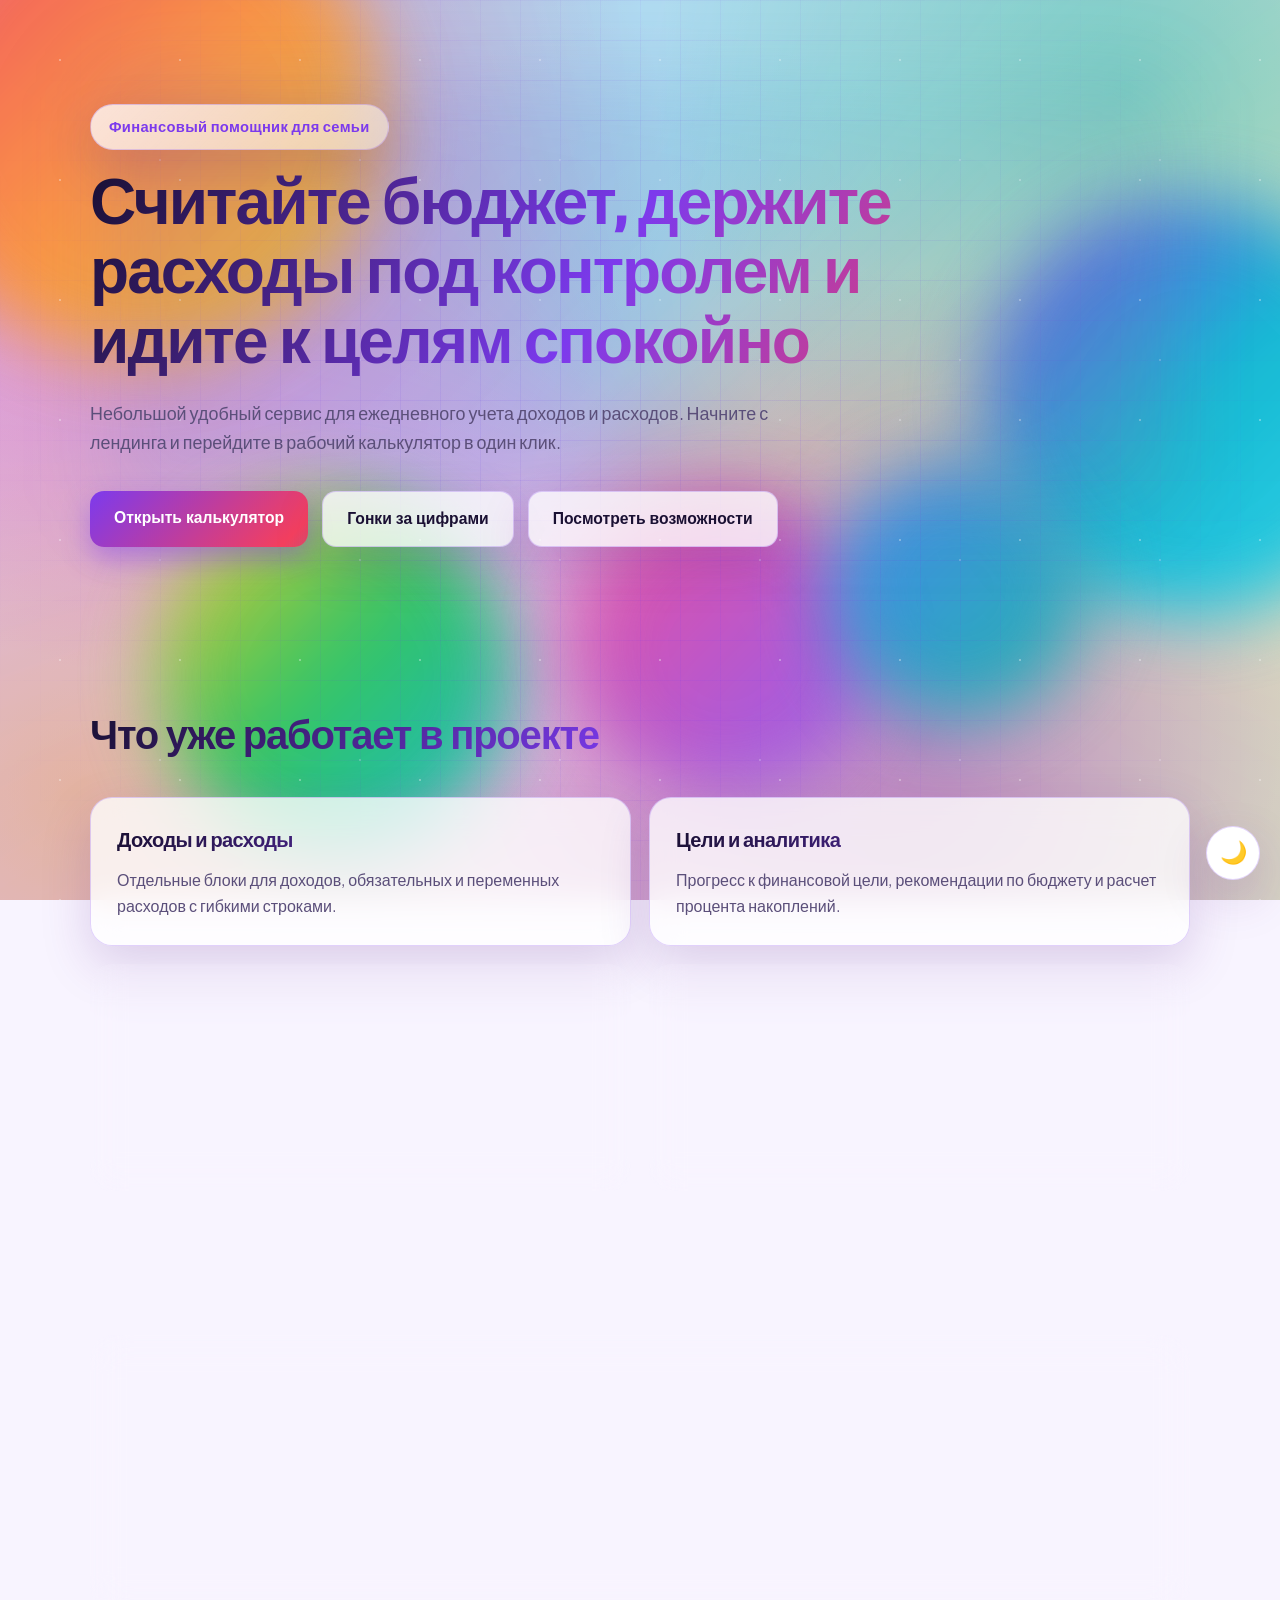
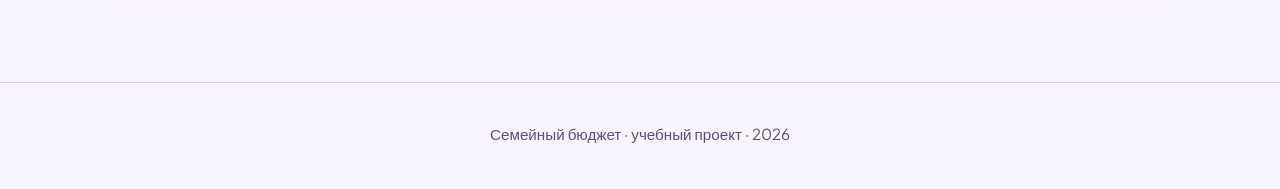
<file: index.html>
<!doctype html>
<html lang="ru">
<head>
  <meta charset="UTF-8">
  <meta name="viewport" content="width=device-width, initial-scale=1.0">
  <title>Семейный бюджет — приветственный лендинг</title>
  <meta name="description" content="Простой сервис для контроля семейного бюджета: доходы, расходы, цели и прогресс накоплений.">
  <meta name="theme-color" content="#7c3aed">
  <meta name="apple-mobile-web-app-capable" content="yes">
  <meta name="apple-mobile-web-app-title" content="Семейный бюджет">
  <link rel="manifest" href="./manifest.webmanifest">
  <link rel="icon" href="./icons/icon.svg" type="image/svg+xml">
  <link rel="apple-touch-icon" href="./icons/icon.svg">
  <script>
    (function () {
      try {
        var theme = localStorage.getItem("familyBudgetTheme") || localStorage.getItem("landingTheme");
        if (theme === "dark") {
          document.documentElement.setAttribute("data-theme", "dark");
          document.documentElement.classList.add("dark");
        }
      } catch (error) {
        /* ignore */
      }
    })();
  </script>
  <link rel="preconnect" href="https://fonts.googleapis.com">
  <link rel="preconnect" href="https://fonts.gstatic.com" crossorigin>
  <link href="https://fonts.googleapis.com/css2?family=Bricolage+Grotesque:opsz,wght@12..96,500;12..96,700;12..96,800&family=Plus+Jakarta+Sans:wght@400;500;600;700&display=swap" rel="stylesheet">
  <link rel="stylesheet" href="styles.css?v=3">
  <script src="./theme.js?v=3"></script>
</head>
<body>
  <div class="bg-animation" aria-hidden="true">
    <div class="aurora"></div>
    <div class="blob blob-1"></div>
    <div class="blob blob-2"></div>
    <div class="blob blob-3"></div>
    <div class="blob blob-4"></div>
    <div class="blob blob-5"></div>
    <div class="grid-glow"></div>
    <div class="sparkles"></div>
  </div>

  <header class="hero">
    <div class="container">
      <p class="tag">Финансовый помощник для семьи</p>
      <h1>Считайте бюджет, держите расходы под контролем и идите к целям спокойно</h1>
      <p class="subtitle">
        Небольшой удобный сервис для ежедневного учета доходов и расходов.
        Начните с лендинга и перейдите в рабочий калькулятор в один клик.
      </p>
      <div class="hero-actions">
        <a class="button" href="./calculator.html">Открыть калькулятор</a>
        <a class="button button-secondary" href="./гонки-за-цифрами.html">Гонки за цифрами</a>
        <a class="button button-secondary" href="#features">Посмотреть возможности</a>
      </div>
    </div>
  </header>

  <main>
    <section class="section" id="features">
      <div class="container">
        <h2>Что уже работает в проекте</h2>
        <div class="cards">
          <article class="card">
            <h3>Доходы и расходы</h3>
            <p>Отдельные блоки для доходов, обязательных и переменных расходов с гибкими строками.</p>
          </article>
          <article class="card">
            <h3>Цели и аналитика</h3>
            <p>Прогресс к финансовой цели, рекомендации по бюджету и расчет процента накоплений.</p>
          </article>
          <article class="card">
            <h3>Сохранение данных</h3>
            <p>Автосохранение, экспорт/импорт JSON и история месячных снимков прямо в браузере.</p>
          </article>
          <article class="card">
            <h3>Гонки за цифрами</h3>
            <p>Детская игра: счёт до 10, сложение и вычитание в формате гонки на цифрах-машинках.</p>
            <p><a class="button button-secondary" href="./гонки-за-цифрами.html">Играть</a></p>
          </article>
        </div>
      </div>
    </section>

    <section class="section section-alt">
      <div class="container callout">
        <h2>Быстрый старт</h2>
        <p>Откройте калькулятор, внесите ваши суммы и нажмите «Рассчитать бюджет».</p>
        <a class="button" href="./calculator.html">Перейти к функционалу</a>
      </div>
    </section>
  </main>

  <footer class="footer">
    <div class="container">
      <p>Семейный бюджет · учебный проект · 2026</p>
    </div>
  </footer>

  <button class="theme-toggle" id="themeToggle" type="button" aria-label="Переключить тему" aria-pressed="false">
    🌙
  </button>

  <script>
    (function () {
      var THEME_KEY = "familyBudgetTheme";
      var btn = document.getElementById("themeToggle");

      function applyTheme(theme) {
        var nextTheme = theme === "dark" ? "dark" : "light";
        document.documentElement.setAttribute("data-theme", nextTheme);
        document.documentElement.classList.toggle("dark", nextTheme === "dark");
        document.body.classList.toggle("theme-dark", nextTheme === "dark");

        var meta = document.querySelector('meta[name="theme-color"]');
        if (meta) {
          meta.setAttribute("content", nextTheme === "dark" ? "#070312" : "#7c3aed");
        }

        if (btn) {
          var isDark = nextTheme === "dark";
          btn.textContent = isDark ? "☀️" : "🌙";
          btn.setAttribute("aria-label", isDark ? "Включить светлую тему" : "Включить тёмную тему");
          btn.setAttribute("aria-pressed", String(isDark));
        }

        try {
          localStorage.setItem(THEME_KEY, nextTheme);
          localStorage.removeItem("landingTheme");
        } catch (error) {
          /* ignore */
        }

        if (window.FamilyBudgetTheme) {
          window.FamilyBudgetTheme.applyTheme(nextTheme);
        }

        return nextTheme;
      }

      var savedTheme = "light";
      try {
        savedTheme = localStorage.getItem(THEME_KEY) || localStorage.getItem("landingTheme") || "light";
      } catch (error) {
        /* ignore */
      }

      applyTheme(savedTheme === "dark" ? "dark" : "light");

      if (btn) {
        btn.addEventListener("click", function () {
          var currentTheme = document.documentElement.getAttribute("data-theme") === "dark" ? "dark" : "light";
          applyTheme(currentTheme === "dark" ? "light" : "dark");
        });
      }
    })();

    if ("serviceWorker" in navigator) {
      window.addEventListener("load", function () {
        navigator.serviceWorker.register("./sw.js?v=3").then(function (registration) {
          if (registration.waiting) {
            registration.waiting.postMessage({ type: "SKIP_WAITING" });
          }
        }).catch(function () {});
      });
    }
  </script>
</body>
</html>
</file>
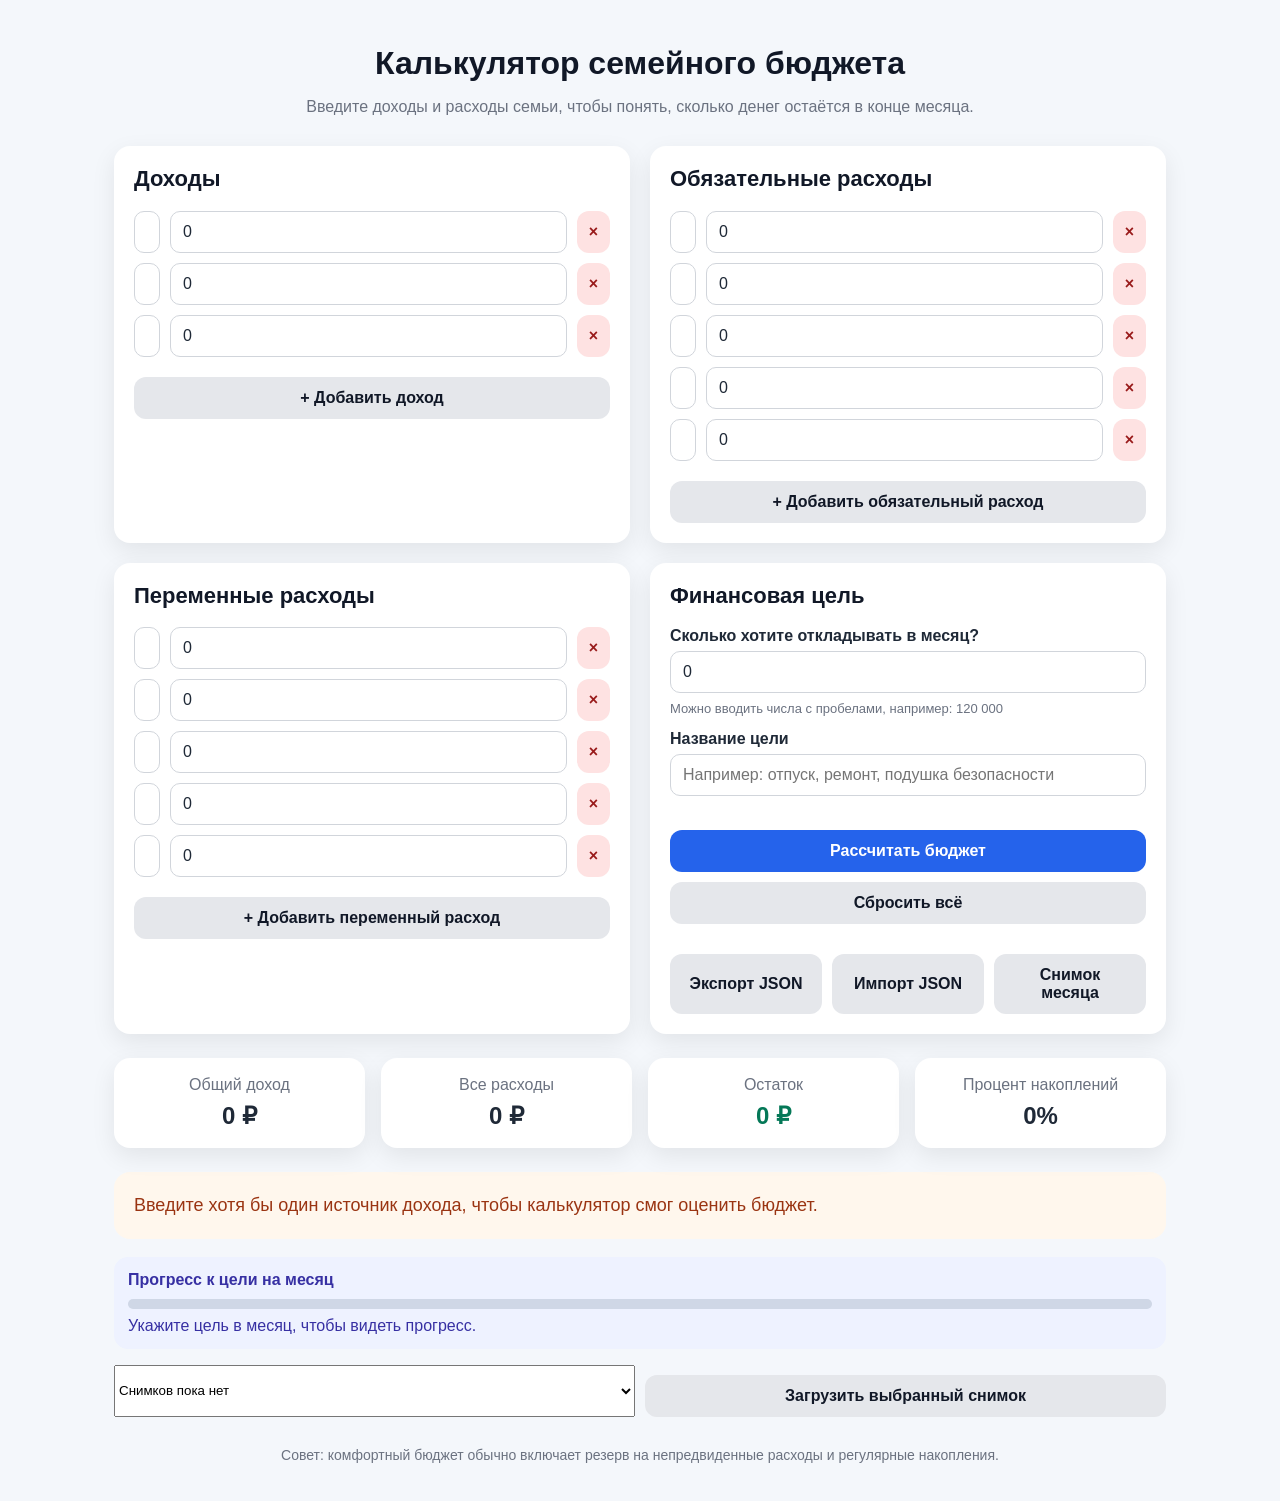
<file: calculator.html>
<!DOCTYPE html>
<html lang="ru">
<head>
  <meta charset="UTF-8" />
  <meta name="viewport" content="width=device-width, initial-scale=1.0" />
  <meta name="description" content="Калькулятор семейного бюджета: доходы, расходы, цели и накопления." />
  <meta name="theme-color" content="#2563eb" />
  <meta name="apple-mobile-web-app-capable" content="yes" />
  <meta name="apple-mobile-web-app-title" content="Семейный бюджет" />
  <link rel="manifest" href="./manifest.webmanifest" />
  <link rel="icon" href="./icons/icon.svg" type="image/svg+xml" />
  <link rel="apple-touch-icon" href="./icons/icon.svg" />
  <script>
    (function () {
      try {
        var theme = localStorage.getItem("familyBudgetTheme") || localStorage.getItem("landingTheme");
        if (theme === "dark") {
          document.documentElement.setAttribute("data-theme", "dark");
          document.documentElement.classList.add("dark");
        }
      } catch (error) {
        /* ignore */
      }
    })();
  </script>
  <script src="./theme.js?v=3"></script>
  <script>FamilyBudgetTheme.applySavedTheme();</script>

  <style>
    /*
      ================================
      КАЛЬКУЛЯТОР СЕМЕЙНОГО БЮДЖЕТА
      ================================

      Что умеет:
      1. Считает общий доход семьи.
      2. Считает обязательные расходы.
      3. Считает переменные расходы.
      4. Показывает остаток бюджета.
      5. Показывает процент накоплений.
      6. Даёт простую финансовую рекомендацию.
      7. Позволяет добавлять свои статьи доходов и расходов.
      8. Сохраняет данные в браузере через localStorage.

      Как использовать:
      - Откройте файл в браузере или вставьте код в онлайн HTML-редактор.
      - Введите доходы и расходы.
      - Нажмите "Рассчитать бюджет".
      - Данные сохраняются автоматически.
    */

    :root {
      --bg: #f4f7fb;
      --text: #1f2937;
      --title: #111827;
      --muted: #6b7280;
      --card-bg: #ffffff;
      --input-bg: #ffffff;
      --input-border: #d1d5db;
      --focus-ring: rgba(37, 99, 235, 0.15);
      --shadow: 0 8px 24px rgba(0, 0, 0, 0.08);
      --btn-primary-bg: #2563eb;
      --btn-primary-hover: #1d4ed8;
      --btn-secondary-bg: #e5e7eb;
      --btn-secondary-text: #111827;
      --btn-secondary-hover: #d1d5db;
      --btn-danger-bg: #fee2e2;
      --btn-danger-text: #991b1b;
      --btn-danger-hover: #fecaca;
      --recommendation-bg: #ecfdf5;
      --recommendation-text: #065f46;
      --recommendation-warning-bg: #fff7ed;
      --recommendation-warning-text: #9a3412;
      --recommendation-danger-bg: #fef2f2;
      --recommendation-danger-text: #991b1b;
      --positive: #047857;
      --negative: #dc2626;
      --theme-toggle-shadow: 0 8px 20px rgba(0, 0, 0, 0.16);
      --info-bg: #eef2ff;
      --info-text: #3730a3;
    }

    html.dark,
    html[data-theme="dark"] {
      --bg: #0f172a;
      --text: #e2e8f0;
      --title: #f8fafc;
      --muted: #94a3b8;
      --card-bg: #1e293b;
      --input-bg: #0f172a;
      --input-border: #334155;
      --focus-ring: rgba(96, 165, 250, 0.3);
      --shadow: 0 8px 24px rgba(2, 6, 23, 0.5);
      --btn-primary-bg: #3b82f6;
      --btn-primary-hover: #2563eb;
      --btn-secondary-bg: #334155;
      --btn-secondary-text: #e2e8f0;
      --btn-secondary-hover: #475569;
      --btn-danger-bg: #7f1d1d;
      --btn-danger-text: #fecaca;
      --btn-danger-hover: #991b1b;
      --recommendation-bg: #052e2b;
      --recommendation-text: #a7f3d0;
      --recommendation-warning-bg: #451a03;
      --recommendation-warning-text: #fdba74;
      --recommendation-danger-bg: #450a0a;
      --recommendation-danger-text: #fecaca;
      --positive: #34d399;
      --negative: #f87171;
      --theme-toggle-shadow: 0 8px 20px rgba(2, 6, 23, 0.6);
      --info-bg: #1e1b4b;
      --info-text: #c7d2fe;
    }

    * {
      box-sizing: border-box;
    }

    body {
      margin: 0;
      font-family: Arial, sans-serif;
      background: var(--bg);
      color: var(--text);
      transition: background 0.25s ease, color 0.25s ease;
    }

    .container {
      max-width: 1100px;
      margin: 0 auto;
      padding: 24px;
    }

    h1 {
      text-align: center;
      margin-bottom: 8px;
      color: var(--title);
    }

    .subtitle {
      text-align: center;
      color: var(--muted);
      margin-bottom: 30px;
    }

    .grid {
      display: grid;
      grid-template-columns: repeat(2, 1fr);
      gap: 20px;
    }

    @media (max-width: 800px) {
      .grid {
        grid-template-columns: 1fr;
      }
    }

    .card {
      background: var(--card-bg);
      border-radius: 16px;
      padding: 20px;
      box-shadow: var(--shadow);
      transition: background 0.25s ease, box-shadow 0.25s ease;
    }

    .card h2 {
      margin-top: 0;
      font-size: 22px;
      color: var(--title);
    }

    .field {
      margin-bottom: 14px;
    }

    label {
      display: block;
      margin-bottom: 6px;
      font-weight: 600;
    }

    input {
      width: 100%;
      padding: 11px 12px;
      border: 1px solid var(--input-border);
      background: var(--input-bg);
      color: var(--text);
      border-radius: 10px;
      font-size: 16px;
      outline: none;
      transition: border-color 0.2s ease, box-shadow 0.2s ease, background 0.25s ease, color 0.25s ease;
    }

    input:focus {
      border-color: #2563eb;
      box-shadow: 0 0 0 3px var(--focus-ring);
    }

    .row {
      display: flex;
      gap: 10px;
      margin-bottom: 10px;
    }

    .row input:first-child {
      flex: 2;
    }

    .row input:last-child {
      flex: 1;
    }

    button {
      border: none;
      border-radius: 12px;
      padding: 12px 16px;
      font-size: 16px;
      cursor: pointer;
      font-weight: 700;
      transition: 0.2s;
    }

    .btn-primary {
      background: var(--btn-primary-bg);
      color: white;
      width: 100%;
      margin-top: 20px;
    }

    .btn-primary:hover {
      background: var(--btn-primary-hover);
    }

    .btn-secondary {
      background: var(--btn-secondary-bg);
      color: var(--btn-secondary-text);
      width: 100%;
      margin-top: 10px;
    }

    .btn-secondary:hover {
      background: var(--btn-secondary-hover);
    }

    .btn-danger {
      background: var(--btn-danger-bg);
      color: var(--btn-danger-text);
      padding: 10px 12px;
    }

    .btn-danger:hover {
      background: var(--btn-danger-hover);
    }

    .summary {
      margin-top: 24px;
      display: grid;
      grid-template-columns: repeat(4, 1fr);
      gap: 16px;
    }

    @media (max-width: 900px) {
      .summary {
        grid-template-columns: repeat(2, 1fr);
      }
    }

    @media (max-width: 500px) {
      .summary {
        grid-template-columns: 1fr;
      }
    }

    .summary-item {
      background: var(--card-bg);
      padding: 18px;
      border-radius: 16px;
      box-shadow: var(--shadow);
      text-align: center;
      transition: background 0.25s ease, box-shadow 0.25s ease;
    }

    .summary-item span {
      display: block;
      color: var(--muted);
      margin-bottom: 8px;
    }

    .summary-item strong {
      font-size: 24px;
    }

    .positive {
      color: var(--positive);
    }

    .negative {
      color: var(--negative);
    }

    .recommendation {
      margin-top: 24px;
      padding: 20px;
      border-radius: 16px;
      background: var(--recommendation-bg);
      color: var(--recommendation-text);
      font-size: 18px;
      line-height: 1.5;
      transition: background 0.25s ease, color 0.25s ease;
    }

    .recommendation.warning {
      background: var(--recommendation-warning-bg);
      color: var(--recommendation-warning-text);
    }

    .recommendation.danger {
      background: var(--recommendation-danger-bg);
      color: var(--recommendation-danger-text);
    }

    .footer-note {
      margin-top: 30px;
      text-align: center;
      color: var(--muted);
      font-size: 14px;
    }

    .toolbar {
      margin-top: 20px;
      display: grid;
      grid-template-columns: repeat(3, minmax(0, 1fr));
      gap: 10px;
    }

    @media (max-width: 800px) {
      .toolbar {
        grid-template-columns: 1fr;
      }
    }

    .field-help {
      margin-top: 8px;
      color: var(--muted);
      font-size: 13px;
    }

    .form-message {
      margin-top: 10px;
      padding: 10px 12px;
      border-radius: 10px;
      background: var(--recommendation-warning-bg);
      color: var(--recommendation-warning-text);
      font-size: 14px;
      display: none;
    }

    .goal-progress {
      margin-top: 18px;
      padding: 14px;
      border-radius: 14px;
      background: var(--info-bg);
      color: var(--info-text);
    }

    .goal-progress-bar {
      height: 10px;
      border-radius: 999px;
      background: rgba(148, 163, 184, 0.35);
      overflow: hidden;
      margin: 10px 0 8px;
    }

    .goal-progress-fill {
      height: 100%;
      width: 0%;
      background: var(--btn-primary-bg);
      transition: width 0.25s ease;
    }

    .history-panel {
      margin-top: 16px;
      display: grid;
      grid-template-columns: 1fr 1fr;
      gap: 10px;
    }

    @media (max-width: 700px) {
      .history-panel {
        grid-template-columns: 1fr;
      }
    }
  </style>
</head>

<body>
  <div class="container">
    <h1>Калькулятор семейного бюджета</h1>
    <p class="subtitle">
      Введите доходы и расходы семьи, чтобы понять, сколько денег остаётся в конце месяца.
    </p>

    <div class="grid">
      <div class="card">
        <h2>Доходы</h2>

        <div id="incomeList"></div>

        <button class="btn-secondary" onclick="addRow('incomeList', 'Новый доход')">
          + Добавить доход
        </button>
      </div>

      <div class="card">
        <h2>Обязательные расходы</h2>

        <div id="fixedExpenseList"></div>

        <button class="btn-secondary" onclick="addRow('fixedExpenseList', 'Новый расход')">
          + Добавить обязательный расход
        </button>
      </div>

      <div class="card">
        <h2>Переменные расходы</h2>

        <div id="variableExpenseList"></div>

        <button class="btn-secondary" onclick="addRow('variableExpenseList', 'Новый расход')">
          + Добавить переменный расход
        </button>
      </div>

      <div class="card">
        <h2>Финансовая цель</h2>

        <div class="field">
          <label>Сколько хотите откладывать в месяц?</label>
          <input type="text" id="savingGoal" placeholder="Например: 20 000" inputmode="numeric" />
          <div class="field-help">Можно вводить числа с пробелами, например: 120 000</div>
        </div>

        <div class="field">
          <label>Название цели</label>
          <input type="text" id="goalName" placeholder="Например: отпуск, ремонт, подушка безопасности" />
        </div>

        <button class="btn-primary" onclick="calculateBudget()">
          Рассчитать бюджет
        </button>

        <button class="btn-secondary" onclick="resetBudget()">
          Сбросить всё
        </button>

        <!-- Панель дополнительных действий: экспорт, импорт и история -->
        <div class="toolbar">
          <button class="btn-secondary" onclick="exportData()">Экспорт JSON</button>
          <button class="btn-secondary" onclick="triggerImport()">Импорт JSON</button>
          <button class="btn-secondary" onclick="saveMonthlySnapshot()">Снимок месяца</button>
        </div>
        <input type="file" id="importFile" accept=".json,application/json" hidden />
      </div>
    </div>

    <div class="summary">
      <div class="summary-item">
        <span>Общий доход</span>
        <strong id="totalIncome">0 ₽</strong>
      </div>

      <div class="summary-item">
        <span>Все расходы</span>
        <strong id="totalExpenses">0 ₽</strong>
      </div>

      <div class="summary-item">
        <span>Остаток</span>
        <strong id="balance">0 ₽</strong>
      </div>

      <div class="summary-item">
        <span>Процент накоплений</span>
        <strong id="savingPercent">0%</strong>
      </div>
    </div>

    <div id="recommendation" class="recommendation">
      Заполните данные и нажмите «Рассчитать бюджет».
    </div>

    <div class="goal-progress" id="goalProgressBox">
      <strong>Прогресс к цели на месяц</strong>
      <div class="goal-progress-bar">
        <div class="goal-progress-fill" id="goalProgressFill"></div>
      </div>
      <div id="goalProgressText">Укажите цель в месяц, чтобы видеть прогресс.</div>
    </div>

    <div class="history-panel">
      <select id="historySelect" aria-label="Сохраненные снимки бюджета"></select>
      <button class="btn-secondary" onclick="loadSelectedSnapshot()">Загрузить выбранный снимок</button>
    </div>

    <div class="form-message" id="formMessage"></div>

    <p class="footer-note">
      Совет: комфортный бюджет обычно включает резерв на непредвиденные расходы и регулярные накопления.
    </p>
  </div>

  <!-- Скрипт: калькулятор бюджета -->
  <script>
    /*
      ================================
      JAVASCRIPT-ЛОГИКА КАЛЬКУЛЯТОРА
      ================================
    */

    const STORAGE_KEY = "familyBudgetCalculator";
    const HISTORY_KEY = "familyBudgetHistory";
    const defaultData = {
      incomeList: [
        { name: "Зарплата 1", value: 0 },
        { name: "Зарплата 2", value: 0 },
        { name: "Дополнительный доход", value: 0 }
      ],
      fixedExpenseList: [
        { name: "Ипотека / аренда", value: 0 },
        { name: "Коммунальные услуги", value: 0 },
        { name: "Кредиты", value: 0 },
        { name: "Связь и интернет", value: 0 },
        { name: "Образование", value: 0 }
      ],
      variableExpenseList: [
        { name: "Продукты", value: 0 },
        { name: "Транспорт", value: 0 },
        { name: "Одежда", value: 0 },
        { name: "Развлечения", value: 0 },
        { name: "Медицина", value: 0 }
      ],
      savingGoal: 0,
      goalName: ""
    };

    const historySelect = document.getElementById("historySelect");
    const importFileInput = document.getElementById("importFile");
    const formMessage = document.getElementById("formMessage");
    const savingGoalInput = document.getElementById("savingGoal");

    function formatMoney(value) {
      return new Intl.NumberFormat("ru-RU").format(value) + " ₽";
    }

    function parseAmount(value) {
      const normalized = String(value ?? "")
        .replace(/\s+/g, "")
        .replace(",", ".")
        .replace(/[^\d.-]/g, "");
      const parsed = Number(normalized);
      if (!Number.isFinite(parsed)) return 0;
      return Math.max(0, parsed);
    }

    function formatAmountForInput(value) {
      const safe = Math.max(0, Number(value) || 0);
      return new Intl.NumberFormat("ru-RU", { maximumFractionDigits: 0 }).format(safe);
    }

    function showFormMessage(text = "") {
      formMessage.textContent = text;
      formMessage.style.display = text ? "block" : "none";
    }

    function createRow(listId, name = "", value = 0) {
      const container = document.getElementById(listId);

      const row = document.createElement("div");
      row.className = "row";

      const nameInput = document.createElement("input");
      nameInput.type = "text";
      nameInput.value = name;
      nameInput.placeholder = "Название";

      const valueInput = document.createElement("input");
      valueInput.type = "text";
      valueInput.inputMode = "numeric";
      valueInput.value = formatAmountForInput(value);
      valueInput.placeholder = "Сумма";

      const deleteButton = document.createElement("button");
      deleteButton.className = "btn-danger";
      deleteButton.textContent = "×";
      deleteButton.title = "Удалить строку";

      deleteButton.onclick = function () {
        row.remove();
        saveData();
        calculateBudget();
      };

      nameInput.addEventListener("input", saveData);
      valueInput.addEventListener("input", function () {
        if (String(valueInput.value).includes("-")) {
          valueInput.value = String(valueInput.value).replace(/-/g, "");
          showFormMessage("Отрицательные суммы недоступны. Используйте значение больше или равно 0.");
        } else {
          showFormMessage("");
        }
        saveData();
        calculateBudget();
      });
      valueInput.addEventListener("focus", function () {
        const numericValue = parseAmount(valueInput.value);
        valueInput.value = numericValue ? String(Math.round(numericValue)) : "";
      });
      valueInput.addEventListener("blur", function () {
        valueInput.value = formatAmountForInput(parseAmount(valueInput.value));
      });

      row.appendChild(nameInput);
      row.appendChild(valueInput);
      row.appendChild(deleteButton);

      container.appendChild(row);
    }

    function addRow(listId, defaultName) {
      createRow(listId, defaultName, 0);
      saveData();
    }

    function getListSum(listId) {
      const rows = document.querySelectorAll(`#${listId} .row`);
      let sum = 0;

      rows.forEach(row => {
        const valueInput = row.querySelectorAll("input")[1];
        const value = parseAmount(valueInput.value);
        sum += value;
      });

      return sum;
    }

    function getListData(listId) {
      const rows = document.querySelectorAll(`#${listId} .row`);
      const data = [];

      rows.forEach(row => {
        const inputs = row.querySelectorAll("input");
        data.push({
          name: inputs[0].value,
          value: parseAmount(inputs[1].value)
        });
      });

      return data;
    }

    function calculateBudget() {
      const income = getListSum("incomeList");
      const fixedExpenses = getListSum("fixedExpenseList");
      const variableExpenses = getListSum("variableExpenseList");
      const totalExpenses = fixedExpenses + variableExpenses;
      const balance = income - totalExpenses;

      const savingGoal = parseAmount(document.getElementById("savingGoal").value);
      const goalName = document.getElementById("goalName").value.trim();

      let savingPercent = 0;

      if (income > 0) {
        savingPercent = Math.round((balance / income) * 100);
      }

      document.getElementById("totalIncome").textContent = formatMoney(income);
      document.getElementById("totalExpenses").textContent = formatMoney(totalExpenses);

      const balanceElement = document.getElementById("balance");
      balanceElement.textContent = formatMoney(balance);
      balanceElement.className = balance >= 0 ? "positive" : "negative";

      document.getElementById("savingPercent").textContent = savingPercent + "%";

      showRecommendation(income, totalExpenses, balance, savingGoal, goalName);
      updateGoalProgress(balance, savingGoal, goalName);
      saveData();
    }

    function updateGoalProgress(balance, savingGoal, goalName) {
      const fill = document.getElementById("goalProgressFill");
      const text = document.getElementById("goalProgressText");

      if (savingGoal <= 0) {
        fill.style.width = "0%";
        text.textContent = "Укажите цель в месяц, чтобы видеть прогресс.";
        return;
      }

      const progress = Math.max(0, Math.min(100, Math.round((Math.max(0, balance) / savingGoal) * 100)));
      fill.style.width = progress + "%";

      if (balance <= 0) {
        text.textContent = "Сейчас остаток не покрывает цель. Попробуйте сократить расходы или увеличить доход.";
        return;
      }

      const missing = Math.max(0, savingGoal - balance);
      if (missing === 0) {
        text.textContent = goalName
          ? `Цель «${goalName}» на месяц выполнена: можно отложить ${formatMoney(balance)}.`
          : `Цель на месяц выполнена: можно отложить ${formatMoney(balance)}.`;
        return;
      }

      text.textContent = `Прогресс ${progress}%: до цели осталось ${formatMoney(missing)}.`;
    }

    function showRecommendation(income, expenses, balance, savingGoal, goalName) {
      const box = document.getElementById("recommendation");

      box.className = "recommendation";

      if (income <= 0) {
        box.textContent = "Введите хотя бы один источник дохода, чтобы калькулятор смог оценить бюджет.";
        box.classList.add("warning");
        return;
      }

      if (balance < 0) {
        box.textContent =
          "Расходы превышают доходы на " +
          formatMoney(Math.abs(balance)) +
          ". Рекомендуется пересмотреть переменные расходы и временно сократить необязательные траты.";
        box.classList.add("danger");
        return;
      }

      if (savingGoal > 0 && balance >= savingGoal) {
        box.textContent =
          "Отлично! После всех расходов у вас остаётся " +
          formatMoney(balance) +
          ". Этого достаточно, чтобы откладывать " +
          formatMoney(savingGoal) +
          (goalName ? " на цель «" + goalName + "»." : ".");
        return;
      }

      if (savingGoal > 0 && balance < savingGoal) {
        box.textContent =
          "После расходов остаётся " +
          formatMoney(balance) +
          ", но для цели нужно " +
          formatMoney(savingGoal) +
          ". Не хватает " +
          formatMoney(savingGoal - balance) +
          ". Можно уменьшить расходы или увеличить доход.";
        box.classList.add("warning");
        return;
      }

      if (balance / income >= 0.2) {
        box.textContent =
          "Хороший результат: у вас остаётся около " +
          Math.round((balance / income) * 100) +
          "% дохода. Это комфортный уровень для накоплений и финансовой подушки.";
        return;
      }

      if (balance / income >= 0.1) {
        box.textContent =
          "Бюджет в плюсе, но запас небольшой. Попробуйте довести накопления хотя бы до 20% от дохода.";
        box.classList.add("warning");
        return;
      }

      box.textContent =
        "Бюджет положительный, но остаток меньше 10% дохода. Желательно создать резерв и снизить необязательные расходы.";
      box.classList.add("warning");
    }

    function saveData() {
      const data = {
        incomeList: getListData("incomeList"),
        fixedExpenseList: getListData("fixedExpenseList"),
        variableExpenseList: getListData("variableExpenseList"),
        savingGoal: parseAmount(document.getElementById("savingGoal").value),
        goalName: document.getElementById("goalName").value
      };

      localStorage.setItem(STORAGE_KEY, JSON.stringify(data));
    }

    function normalizeDataShape(rawData) {
      const source = rawData && typeof rawData === "object" ? rawData : {};
      return {
        incomeList: Array.isArray(source.incomeList)
          ? source.incomeList.map(item => ({ name: item?.name || "", value: parseAmount(item?.value) }))
          : defaultData.incomeList,
        fixedExpenseList: Array.isArray(source.fixedExpenseList)
          ? source.fixedExpenseList.map(item => ({ name: item?.name || "", value: parseAmount(item?.value) }))
          : defaultData.fixedExpenseList,
        variableExpenseList: Array.isArray(source.variableExpenseList)
          ? source.variableExpenseList.map(item => ({ name: item?.name || "", value: parseAmount(item?.value) }))
          : defaultData.variableExpenseList,
        savingGoal: parseAmount(source.savingGoal),
        goalName: source.goalName || ""
      };
    }

    function applyDataToForm(data) {
      const safeData = normalizeDataShape(data);

      document.getElementById("incomeList").innerHTML = "";
      document.getElementById("fixedExpenseList").innerHTML = "";
      document.getElementById("variableExpenseList").innerHTML = "";

      safeData.incomeList.forEach(item => {
        createRow("incomeList", item.name, item.value);
      });

      safeData.fixedExpenseList.forEach(item => {
        createRow("fixedExpenseList", item.name, item.value);
      });

      safeData.variableExpenseList.forEach(item => {
        createRow("variableExpenseList", item.name, item.value);
      });

      document.getElementById("savingGoal").value = formatAmountForInput(safeData.savingGoal || 0);
      document.getElementById("goalName").value = safeData.goalName || "";

      calculateBudget();
    }

    function loadData() {
      let data = defaultData;
      try {
        const saved = localStorage.getItem(STORAGE_KEY);
        data = saved ? JSON.parse(saved) : defaultData;
      } catch {
        showFormMessage("Не удалось прочитать сохраненные данные. Загружены значения по умолчанию.");
      }
      applyDataToForm(data);
    }

    function exportData() {
      const payload = {
        version: 1,
        exportedAt: new Date().toISOString(),
        data: {
          incomeList: getListData("incomeList"),
          fixedExpenseList: getListData("fixedExpenseList"),
          variableExpenseList: getListData("variableExpenseList"),
          savingGoal: parseAmount(document.getElementById("savingGoal").value),
          goalName: document.getElementById("goalName").value.trim()
        }
      };

      const blob = new Blob([JSON.stringify(payload, null, 2)], { type: "application/json" });
      const url = URL.createObjectURL(blob);
      const link = document.createElement("a");
      link.href = url;
      link.download = `family-budget-${new Date().toISOString().slice(0, 10)}.json`;
      document.body.appendChild(link);
      link.click();
      link.remove();
      URL.revokeObjectURL(url);
    }

    function triggerImport() {
      importFileInput.value = "";
      importFileInput.click();
    }

    function getHistory() {
      try {
        const raw = localStorage.getItem(HISTORY_KEY);
        const parsed = raw ? JSON.parse(raw) : [];
        return Array.isArray(parsed) ? parsed : [];
      } catch {
        return [];
      }
    }

    function renderHistoryOptions() {
      const snapshots = getHistory();
      historySelect.innerHTML = "";

      if (snapshots.length === 0) {
        const option = document.createElement("option");
        option.value = "";
        option.textContent = "Снимков пока нет";
        historySelect.appendChild(option);
        return;
      }

      snapshots.forEach((snapshot, index) => {
        const option = document.createElement("option");
        option.value = String(index);
        option.textContent = `${snapshot.monthLabel} — ${snapshot.createdAtLabel}`;
        historySelect.appendChild(option);
      });
    }

    function setHistory(history) {
      localStorage.setItem(HISTORY_KEY, JSON.stringify(history));
      renderHistoryOptions();
    }

    function saveMonthlySnapshot() {
      const now = new Date();
      const monthLabel = now.toLocaleDateString("ru-RU", { month: "long", year: "numeric" });
      const createdAtLabel = now.toLocaleDateString("ru-RU");
      const data = {
        incomeList: getListData("incomeList"),
        fixedExpenseList: getListData("fixedExpenseList"),
        variableExpenseList: getListData("variableExpenseList"),
        savingGoal: parseAmount(document.getElementById("savingGoal").value),
        goalName: document.getElementById("goalName").value
      };

      const history = getHistory();
      history.unshift({ id: String(Date.now()), monthLabel, createdAtLabel, data });
      setHistory(history.slice(0, 12));
      showFormMessage(`Снимок за ${monthLabel} сохранен.`);
    }

    function loadSelectedSnapshot() {
      const history = getHistory();
      const index = Number(historySelect.value);
      if (!Number.isInteger(index) || !history[index]) {
        showFormMessage("Выберите корректный снимок для загрузки.");
        return;
      }

      applyDataToForm(history[index].data);
      showFormMessage(`Загружен снимок: ${history[index].monthLabel}.`);
    }

    function resetBudget() {
      const confirmReset = confirm("Вы действительно хотите сбросить все данные?");

      if (!confirmReset) return;

      localStorage.removeItem(STORAGE_KEY);
      loadData();
      showFormMessage("");
    }

    document.getElementById("savingGoal").addEventListener("input", function () {
      if (String(savingGoalInput.value).includes("-")) {
        savingGoalInput.value = String(savingGoalInput.value).replace(/-/g, "");
        showFormMessage("Отрицательные суммы недоступны. Используйте значение больше или равно 0.");
      } else {
        showFormMessage("");
      }
      saveData();
      calculateBudget();
    });

    document.getElementById("goalName").addEventListener("input", saveData);
    savingGoalInput.addEventListener("focus", function () {
      const value = parseAmount(savingGoalInput.value);
      savingGoalInput.value = value ? String(Math.round(value)) : "";
    });
    savingGoalInput.addEventListener("blur", function () {
      savingGoalInput.value = formatAmountForInput(parseAmount(savingGoalInput.value));
    });

    importFileInput.addEventListener("change", function () {
      const file = importFileInput.files?.[0];
      if (!file) return;

      const reader = new FileReader();
      reader.onload = function () {
        try {
          const parsed = JSON.parse(String(reader.result || "{}"));
          const importedData = parsed.data ? parsed.data : parsed;
          applyDataToForm(importedData);
          saveData();
          showFormMessage("Импорт успешно завершен.");
        } catch {
          showFormMessage("Не удалось импортировать файл. Проверьте формат JSON.");
        }
      };
      reader.readAsText(file);
    });

    renderHistoryOptions();
    loadData();

    if ("serviceWorker" in navigator) {
      window.addEventListener("load", function () {
        navigator.serviceWorker.register("./sw.js?v=3").catch(function () {});
      });
    }
  </script>
</body>
</html>
</file>
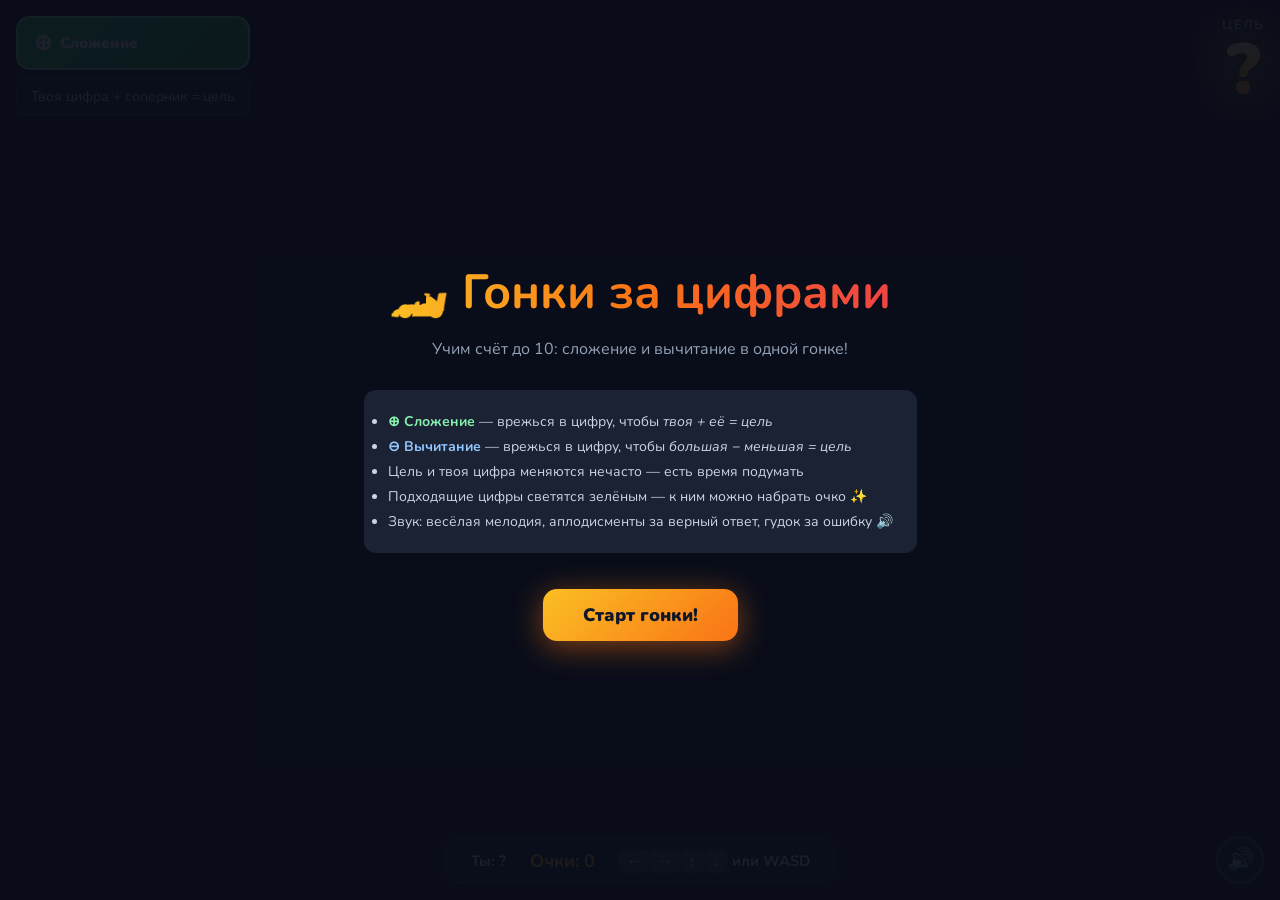
<file: гонки-за-цифрами.html>
<!DOCTYPE html>
<html lang="ru">
<head>
  <meta charset="UTF-8">
  <meta name="viewport" content="width=device-width, initial-scale=1.0">
  <title>Гонки за цифрами</title>
  <meta name="theme-color" content="#7c3aed">
  <script>
    (function () {
      try {
        var theme = localStorage.getItem("familyBudgetTheme") || localStorage.getItem("landingTheme");
        if (theme === "dark") {
          document.documentElement.setAttribute("data-theme", "dark");
          document.documentElement.classList.add("dark");
        }
      } catch (error) {
        /* ignore */
      }
    })();
  </script>
  <script src="./theme.js?v=3"></script>
  <script>FamilyBudgetTheme.applySavedTheme();</script>
  <link rel="preconnect" href="https://fonts.googleapis.com">
  <link rel="preconnect" href="https://fonts.gstatic.com" crossorigin>
  <link href="https://fonts.googleapis.com/css2?family=Nunito:wght@700;900&display=swap" rel="stylesheet">
  <style>
    * { box-sizing: border-box; margin: 0; padding: 0; }
    body {
      font-family: "Nunito", sans-serif;
      background: #0a0e1a;
      overflow: hidden;
      user-select: none;
    }
    #gameCanvas {
      display: block;
      width: 100vw;
      height: 100vh;
      cursor: crosshair;
    }
    .overlay {
      position: fixed;
      pointer-events: none;
      z-index: 10;
    }
    .target-panel {
      top: 16px;
      right: 16px;
      text-align: center;
    }
    .target-label {
      font-size: 13px;
      font-weight: 700;
      color: #94a3b8;
      text-transform: uppercase;
      letter-spacing: 0.08em;
    }
    .target-number {
      font-size: 72px;
      font-weight: 900;
      line-height: 1;
      background: linear-gradient(180deg, #fff 0%, #fbbf24 50%, #f97316 100%);
      -webkit-background-clip: text;
      -webkit-text-fill-color: transparent;
      background-clip: text;
      filter: drop-shadow(0 0 20px rgba(251, 191, 36, 0.9))
              drop-shadow(0 0 40px rgba(249, 115, 22, 0.6));
      animation: burn 1.2s ease-in-out infinite alternate;
    }
    @keyframes burn {
      from { filter: drop-shadow(0 0 16px rgba(251, 191, 36, 0.7)) drop-shadow(0 0 30px rgba(249, 115, 22, 0.4)); }
      to   { filter: drop-shadow(0 0 28px rgba(251, 191, 36, 1)) drop-shadow(0 0 55px rgba(239, 68, 68, 0.8)); }
    }
    .mode-panel {
      top: 16px;
      left: 16px;
      display: flex;
      flex-direction: column;
      gap: 8px;
    }
    .mode-badge {
      display: inline-flex;
      align-items: center;
      gap: 8px;
      padding: 10px 16px;
      border-radius: 14px;
      font-size: 15px;
      font-weight: 900;
      color: #fff;
      box-shadow: 0 4px 20px rgba(0,0,0,0.4);
    }
    .mode-badge.add {
      background: linear-gradient(135deg, #22c55e, #16a34a);
      border: 2px solid #86efac;
    }
    .mode-badge.sub {
      background: linear-gradient(135deg, #3b82f6, #2563eb);
      border: 2px solid #93c5fd;
    }
    .mode-badge .icon { font-size: 22px; }
    .formula-hint {
      font-size: 14px;
      color: #e2e8f0;
      background: rgba(15, 23, 42, 0.75);
      padding: 8px 14px;
      border-radius: 10px;
      border: 1px solid rgba(148, 163, 184, 0.3);
    }
    .hud-bottom {
      bottom: 16px;
      left: 50%;
      transform: translateX(-50%);
      display: flex;
      gap: 24px;
      align-items: center;
      background: rgba(15, 23, 42, 0.85);
      padding: 10px 24px;
      border-radius: 16px;
      border: 1px solid rgba(148, 163, 184, 0.25);
      color: #e2e8f0;
      font-size: 15px;
      font-weight: 700;
    }
    .hud-bottom kbd {
      background: #334155;
      padding: 2px 8px;
      border-radius: 6px;
      font-family: inherit;
    }
    .score { color: #fbbf24; font-size: 18px; }
    #startScreen, #pauseHint {
      position: fixed;
      inset: 0;
      display: flex;
      flex-direction: column;
      align-items: center;
      justify-content: center;
      background: rgba(10, 14, 26, 0.92);
      z-index: 20;
      color: #fff;
      text-align: center;
      padding: 24px;
    }
    #startScreen h1 {
      font-size: clamp(28px, 6vw, 48px);
      margin-bottom: 12px;
      background: linear-gradient(90deg, #fbbf24, #f97316, #ef4444);
      -webkit-background-clip: text;
      -webkit-text-fill-color: transparent;
      background-clip: text;
    }
    #startScreen p { max-width: 480px; color: #94a3b8; line-height: 1.6; margin-bottom: 8px; }
    #startScreen .rules {
      text-align: left;
      margin: 20px 0;
      padding: 16px 24px;
      background: rgba(30, 41, 59, 0.8);
      border-radius: 12px;
      font-size: 14px;
      color: #cbd5e1;
    }
    #startScreen .rules li { margin: 6px 0; }
    .btn-start {
      margin-top: 16px;
      padding: 14px 40px;
      font-family: inherit;
      font-size: 18px;
      font-weight: 900;
      border: none;
      border-radius: 14px;
      background: linear-gradient(135deg, #fbbf24, #f97316);
      color: #0f172a;
      cursor: pointer;
      pointer-events: auto;
      box-shadow: 0 6px 30px rgba(249, 115, 22, 0.5);
    }
    .btn-start:hover { transform: scale(1.05); }
    #pauseHint { display: none; pointer-events: none; }
    .hidden { display: none !important; }
    .sound-toggle {
      position: fixed;
      bottom: 16px;
      right: 16px;
      z-index: 15;
      width: 48px;
      height: 48px;
      border: 2px solid rgba(148, 163, 184, 0.4);
      border-radius: 50%;
      background: rgba(15, 23, 42, 0.9);
      font-size: 22px;
      cursor: pointer;
      pointer-events: auto;
      box-shadow: 0 4px 16px rgba(0,0,0,0.35);
    }
    .sound-toggle:hover { transform: scale(1.08); }
    .sound-toggle.muted { opacity: 0.55; }
  </style>
</head>
<body>
  <canvas id="gameCanvas"></canvas>

  <div class="overlay target-panel">
    <div class="target-label">Цель</div>
    <div class="target-number" id="targetDisplay">?</div>
  </div>

  <div class="overlay mode-panel">
    <div class="mode-badge add" id="modeBadge">
      <span class="icon" id="modeIcon">⊕</span>
      <span id="modeText">Сложение</span>
    </div>
    <div class="formula-hint" id="formulaHint">Твоя цифра + соперник = цель</div>
  </div>

  <button type="button" class="sound-toggle" id="soundToggle" title="Звук вкл/выкл" aria-label="Звук вкл/выкл">🔊</button>

  <div class="overlay hud-bottom">
    <span>Ты: <strong id="playerDisplay">?</strong></span>
    <span class="score">Очки: <span id="scoreDisplay">0</span></span>
    <span><kbd>←</kbd><kbd>→</kbd><kbd>↑</kbd><kbd>↓</kbd> или WASD</span>
  </div>

  <div id="startScreen">
    <h1>🏎️ Гонки за цифрами</h1>
    <p>Учим счёт до 10: сложение и вычитание в одной гонке!</p>
    <ul class="rules">
      <li><strong style="color:#86efac">⊕ Сложение</strong> — врежься в цифру, чтобы <em>твоя + её = цель</em></li>
      <li><strong style="color:#93c5fd">⊖ Вычитание</strong> — врежься в цифру, чтобы <em>большая − меньшая = цель</em></li>
      <li>Цель и твоя цифра меняются нечасто — есть время подумать</li>
      <li>Подходящие цифры светятся зелёным — к ним можно набрать очко ✨</li>
      <li>Звук: весёлая мелодия, аплодисменты за верный ответ, гудок за ошибку 🔊</li>
    </ul>
    <button class="btn-start" id="btnStart">Старт гонки!</button>
  </div>

  <script>
(function () {
  const canvas = document.getElementById("gameCanvas");
  const ctx = canvas.getContext("2d");
  const targetEl = document.getElementById("targetDisplay");
  const playerEl = document.getElementById("playerDisplay");
  const scoreEl = document.getElementById("scoreDisplay");
  const modeBadge = document.getElementById("modeBadge");
  const modeIcon = document.getElementById("modeIcon");
  const modeText = document.getElementById("modeText");
  const formulaHint = document.getElementById("formulaHint");
  const startScreen = document.getElementById("startScreen");
  const btnStart = document.getElementById("btnStart");
  const soundToggle = document.getElementById("soundToggle");

  const Sound = (function () {
    let ctx = null;
    let master = null;
    let musicBus = null;
    let sfxBus = null;
    let muted = false;
    let musicOn = false;
    let noteIdx = 0;
    let nextNote = 0;
    let musicTimer = null;

    const MELODY = [
      { m: 0, d: 0.28 }, { m: 2, d: 0.28 }, { m: 4, d: 0.28 }, { m: 2, d: 0.28 },
      { m: 0, d: 0.28 }, { m: 4, d: 0.28 }, { m: 7, d: 0.36 }, { m: 4, d: 0.28 },
      { m: 2, d: 0.28 }, { m: 4, d: 0.28 }, { m: 5, d: 0.28 }, { m: 4, d: 0.28 },
      { m: 2, d: 0.28 }, { m: 0, d: 0.28 }, { m: -1, d: 0.28 }, { m: 0, d: 0.44 },
      { m: 4, d: 0.28 }, { m: 5, d: 0.28 }, { m: 7, d: 0.36 }, { m: 9, d: 0.36 },
      { m: 7, d: 0.28 }, { m: 5, d: 0.28 }, { m: 4, d: 0.28 }, { m: 2, d: 0.44 },
    ];
    const BASE_MIDI = 67;

    function midiFreq(m) {
      return 440 * Math.pow(2, (m - 69) / 12);
    }

    function ensureCtx() {
      if (ctx) return ctx;
      const AC = window.AudioContext || window.webkitAudioContext;
      if (!AC) return null;
      ctx = new AC();
      master = ctx.createGain();
      master.gain.value = 0.4;
      master.connect(ctx.destination);
      musicBus = ctx.createGain();
      musicBus.gain.value = 0.14;
      musicBus.connect(master);
      sfxBus = ctx.createGain();
      sfxBus.gain.value = 0.55;
      sfxBus.connect(master);
      return ctx;
    }

    function resume() {
      const c = ensureCtx();
      if (c && c.state === "suspended") c.resume();
    }

    function tone(freq, start, dur, type, bus, vol) {
      if (!ctx || muted) return;
      const osc = ctx.createOscillator();
      const g = ctx.createGain();
      osc.type = type;
      osc.frequency.value = freq;
      g.gain.setValueAtTime(0.0001, start);
      g.gain.exponentialRampToValueAtTime(Math.max(vol, 0.0002), start + 0.02);
      g.gain.exponentialRampToValueAtTime(0.0001, start + dur);
      osc.connect(g);
      g.connect(bus);
      osc.start(start);
      osc.stop(start + dur + 0.06);
    }

    function scheduleMelodyNote() {
      if (!ctx || muted || !musicOn || !musicBus) return;
      const entry = MELODY[noteIdx % MELODY.length];
      const freq = midiFreq(BASE_MIDI + entry.m);
      const now = ctx.currentTime;
      tone(freq, now, entry.d * 0.92, "triangle", musicBus, 0.55);
      noteIdx = (noteIdx + 1) % MELODY.length;
      nextNote = now + entry.d;
    }

    function musicLoop() {
      if (!musicOn || !ctx || muted) {
        if (musicTimer) cancelAnimationFrame(musicTimer);
        musicTimer = null;
        return;
      }
      while (ctx.currentTime >= nextNote - 0.02) scheduleMelodyNote();
      musicTimer = requestAnimationFrame(musicLoop);
    }

    return {
      resume,
      startMusic() {
        resume();
        if (!ctx) return;
        musicOn = true;
        noteIdx = 0;
        nextNote = ctx.currentTime;
        if (musicTimer) cancelAnimationFrame(musicTimer);
        musicLoop();
      },
      stopMusic() {
        musicOn = false;
        if (musicTimer) {
          cancelAnimationFrame(musicTimer);
          musicTimer = null;
        }
      },
      applause() {
        if (!ctx || muted) return;
        resume();
        const t = ctx.currentTime;
        for (let i = 0; i < 14; i++) {
          const start = t + i * 0.07 + Math.random() * 0.04;
          const len = Math.floor(ctx.sampleRate * 0.07);
          const buf = ctx.createBuffer(1, len, ctx.sampleRate);
          const ch = buf.getChannelData(0);
          for (let j = 0; j < len; j++) {
            ch[j] = (Math.random() * 2 - 1) * (1 - j / len);
          }
          const src = ctx.createBufferSource();
          src.buffer = buf;
          const bp = ctx.createBiquadFilter();
          bp.type = "bandpass";
          bp.frequency.value = 700 + Math.random() * 1400;
          bp.Q.value = 0.7;
          const g = ctx.createGain();
          g.gain.value = 0.12 + Math.random() * 0.12;
          src.connect(bp);
          bp.connect(g);
          g.connect(sfxBus);
          src.start(start);
        }
        [523.25, 659.25, 783.99, 1046.5].forEach((f, i) => {
          tone(f, t + 0.25 + i * 0.09, 0.18, "sine", sfxBus, 0.35);
        });
      },
      buzzer() {
        if (!ctx || muted) return;
        resume();
        const t = ctx.currentTime;
        const osc = ctx.createOscillator();
        const g = ctx.createGain();
        osc.type = "sawtooth";
        osc.frequency.setValueAtTime(220, t);
        osc.frequency.exponentialRampToValueAtTime(85, t + 0.45);
        g.gain.setValueAtTime(0.28, t);
        g.gain.exponentialRampToValueAtTime(0.001, t + 0.48);
        osc.connect(g);
        g.connect(sfxBus);
        osc.start(t);
        osc.stop(t + 0.5);
        tone(110, t + 0.05, 0.4, "square", sfxBus, 0.12);
      },
      setMuted(m) {
        muted = m;
        if (master) master.gain.value = m ? 0 : 0.4;
        soundToggle.textContent = m ? "🔇" : "🔊";
        soundToggle.classList.toggle("muted", m);
        soundToggle.setAttribute("aria-label", m ? "Включить звук" : "Выключить звук");
      },
      isMuted() { return muted; }
    };
  })();

  soundToggle.addEventListener("click", () => {
    Sound.setMuted(!Sound.isMuted());
    if (!Sound.isMuted() && running) Sound.startMusic();
  });

  const MODE_ADD = "add";
  const MODE_SUB = "sub";
  /* Паузы для детей — достаточно времени подумать */
  const MS_RIVAL_SPAWN = 1700;
  const CHANCE_MATCHING_RIVAL = 0.62;
  const MS_GUARANTEE_MATCH = 3500;
  const MAX_RIVALS = 12;
  const MS_TARGET_CHANGE = 50000;
  const MS_PLAYER_CHANGE = 40000;
  const MS_MODE_SWITCH = 120000;
  const MS_MIN_GAP_AFTER_TARGET = 10000;
  const COLORS = [
    "#ef4444", "#f97316", "#eab308", "#22c55e",
    "#14b8a6", "#3b82f6", "#8b5cf6", "#ec4899", "#06b6d4"
  ];

  let W, H, running = false;
  let score = 0;
  let target = 5;
  let mode = MODE_ADD;
  let playerDigit = 3;
  let keys = {};
  let rivals = [];
  let particles = [];
  let floatingTexts = [];
  let lastRivalSpawn = 0;
  let lastTargetChange = 0;
  let lastPlayerChange = 0;
  let lastModeSwitch = 0;
  let lastGuaranteeMatch = 0;
  let shake = 0;
  let flashCorrect = 0;

  const player = {
    x: 0, y: 0, vx: 0, vy: 0,
    size: 52,
    digit: 3,
    angle: 0
  };

  function resize() {
    W = canvas.width = window.innerWidth;
    H = canvas.height = window.innerHeight;
    if (!running) {
      player.x = W / 2;
      player.y = H - 100;
    }
  }
  window.addEventListener("resize", resize);
  resize();

  function randDigit() {
    return 1 + Math.floor(Math.random() * 9);
  }

  function pickTargetForMode(m, pd) {
    if (m === MODE_ADD) {
      const t = 2 + Math.floor(Math.random() * 9);
      return Math.min(10, Math.max(2, t));
    }
    const t = 1 + Math.floor(Math.random() * 9);
    return t;
  }

  function pickPlayerDigit(m, t) {
    if (m === MODE_ADD) {
      const minP = Math.max(1, t - 9);
      const maxP = Math.min(9, t - 1);
      if (minP > maxP) return randDigit();
      return minP + Math.floor(Math.random() * (maxP - minP + 1));
    }
    const valid = [];
    for (let p = 1; p <= 9; p++) {
      for (let d = 1; d <= 9; d++) {
        if (Math.abs(p - d) === t) {
          valid.push(p);
          break;
        }
      }
    }
    return valid.length
      ? valid[Math.floor(Math.random() * valid.length)]
      : randDigit();
  }

  function hasValidRival(m, pd, t) {
    return getMatchingDigits(m, pd, t).length > 0;
  }

  function getMatchingDigits(m, pd, t) {
    const list = [];
    for (let d = 1; d <= 9; d++) {
      if (checkPair(m, pd, d, t)) list.push(d);
    }
    return list;
  }

  function countMatchingRivals() {
    return rivals.filter(r => checkPair(mode, playerDigit, r.digit, target)).length;
  }

  function checkPair(m, a, b, t) {
    if (m === MODE_ADD) return a + b === t;
    const big = Math.max(a, b);
    const small = Math.min(a, b);
    return big - small === t;
  }

  function setMode(m) {
    mode = m;
    if (m === MODE_ADD) {
      modeBadge.className = "mode-badge add";
      modeIcon.textContent = "⊕";
      modeText.textContent = "Сложение";
      formulaHint.textContent = "Твоя цифра + соперник = цель";
    } else {
      modeBadge.className = "mode-badge sub";
      modeIcon.textContent = "⊖";
      modeText.textContent = "Вычитание";
      formulaHint.textContent = "Большая − меньшая = цель";
    }
  }

  function rotateChallenge() {
    target = pickTargetForMode(mode, playerDigit);
    let tries = 0;
    while (!hasValidRival(mode, playerDigit, target) && tries < 30) {
      playerDigit = pickPlayerDigit(mode, target);
      target = pickTargetForMode(mode, playerDigit);
      tries++;
    }
    player.digit = playerDigit;
    updateHUD();
  }

  function updateHUD() {
    targetEl.textContent = target;
    playerEl.textContent = playerDigit;
    scoreEl.textContent = score;
  }

  function pickRivalDigit(forceMatch) {
    const matches = getMatchingDigits(mode, playerDigit, target);
    if (!matches.length) return randDigit();
    const wantMatch = forceMatch ||
      countMatchingRivals() === 0 ||
      Math.random() < CHANCE_MATCHING_RIVAL;
    if (wantMatch) {
      return matches[Math.floor(Math.random() * matches.length)];
    }
    return randDigit();
  }

  function spawnRival(forceMatch) {
    if (rivals.length >= MAX_RIVALS) return;
    const digit = pickRivalDigit(!!forceMatch);
    const isHelper = checkPair(mode, playerDigit, digit, target);
    const side = Math.floor(Math.random() * 4);
    let x, y, vx, vy;
    const speed = 0.7 + Math.random() * 1.1;
    const margin = 60;
    if (side === 0) {
      x = margin + Math.random() * (W - margin * 2);
      y = -40;
      vx = (Math.random() - 0.5) * 1.5;
      vy = speed;
    } else if (side === 1) {
      x = W + 40;
      y = margin + Math.random() * (H - margin * 2);
      vx = -speed;
      vy = (Math.random() - 0.5) * 1.5;
    } else if (side === 2) {
      x = margin + Math.random() * (W - margin * 2);
      y = H + 40;
      vx = (Math.random() - 0.5) * 1.5;
      vy = -speed;
    } else {
      x = -40;
      y = margin + Math.random() * (H - margin * 2);
      vx = speed;
      vy = (Math.random() - 0.5) * 1.5;
    }
    rivals.push({
      digit,
      x, y, vx, vy,
      size: 44 + Math.random() * 8,
      wobble: Math.random() * Math.PI * 2,
      color: COLORS[digit - 1],
      isHelper
    });
  }

  function spawnSparkles(x, y, color) {
    for (let i = 0; i < 40; i++) {
      const angle = Math.random() * Math.PI * 2;
      const speed = 2 + Math.random() * 8;
      particles.push({
        x, y,
        vx: Math.cos(angle) * speed,
        vy: Math.sin(angle) * speed,
        life: 1,
        decay: 0.015 + Math.random() * 0.02,
        size: 3 + Math.random() * 6,
        color: color || ["#fbbf24", "#f472b6", "#a78bfa", "#34d399", "#fff"][Math.floor(Math.random() * 5)]
      });
    }
  }

  function showFloatingText(x, y, text) {
    floatingTexts.push({ x, y, text, life: 1, vy: -1.5 });
  }

  function drawCar(x, y, digit, size, color, isPlayer, isHelper) {
    ctx.save();
    ctx.translate(x, y);
    const wobble = isPlayer ? 0 : Math.sin(Date.now() / 200) * 0.05;
    ctx.rotate(wobble);

    const bodyW = size * 1.1;
    const bodyH = size * 0.65;

    ctx.shadowColor = isHelper ? "#86efac" : color;
    ctx.shadowBlur = isPlayer ? 25 : (isHelper ? 18 : 12);

    ctx.fillStyle = color;
    roundRect(-bodyW / 2, -bodyH / 2, bodyW, bodyH, 10);
    ctx.fill();

    ctx.fillStyle = "rgba(0,0,0,0.25)";
    roundRect(-bodyW / 2 + 4, -bodyH / 2 + 4, bodyW - 8, bodyH * 0.35, 6);
    ctx.fill();

    ctx.fillStyle = "#1e293b";
    [-1, 1].forEach(side => {
      ctx.beginPath();
      ctx.arc(side * bodyW * 0.38, bodyH * 0.42, size * 0.14, 0, Math.PI * 2);
      ctx.fill();
      ctx.strokeStyle = "#64748b";
      ctx.lineWidth = 2;
      ctx.stroke();
    });

    if (isPlayer) {
      ctx.fillStyle = "#fbbf24";
      ctx.beginPath();
      ctx.moveTo(0, -bodyH / 2 - 8);
      ctx.lineTo(-8, -bodyH / 2 + 2);
      ctx.lineTo(8, -bodyH / 2 + 2);
      ctx.closePath();
      ctx.fill();
    }

    ctx.shadowBlur = 0;
    ctx.fillStyle = "#fff";
    ctx.font = `900 ${size * 0.55}px Nunito, sans-serif`;
    ctx.textAlign = "center";
    ctx.textBaseline = "middle";
    ctx.fillText(String(digit), 0, -2);

    ctx.restore();
  }

  function roundRect(x, y, w, h, r) {
    ctx.beginPath();
    ctx.moveTo(x + r, y);
    ctx.lineTo(x + w - r, y);
    ctx.quadraticCurveTo(x + w, y, x + w, y + r);
    ctx.lineTo(x + w, y + h - r);
    ctx.quadraticCurveTo(x + w, y + h, x + w - r, y + h);
    ctx.lineTo(x + r, y + h);
    ctx.quadraticCurveTo(x, y + h, x, y + h - r);
    ctx.lineTo(x, y + r);
    ctx.quadraticCurveTo(x, y, x + r, y);
    ctx.closePath();
  }

  function drawTrack() {
    const grd = ctx.createLinearGradient(0, 0, 0, H);
    grd.addColorStop(0, "#0f172a");
    grd.addColorStop(0.5, "#1e1b4b");
    grd.addColorStop(1, "#0f172a");
    ctx.fillStyle = grd;
    ctx.fillRect(0, 0, W, H);

    ctx.strokeStyle = "rgba(251, 191, 36, 0.15)";
    ctx.lineWidth = 3;
    ctx.setLineDash([20, 30]);
    for (let i = 0; i < 8; i++) {
      const y = (H / 8) * i + (Date.now() / 30) % (H / 8);
      ctx.beginPath();
      ctx.moveTo(W * 0.2, y);
      ctx.lineTo(W * 0.8, y);
      ctx.stroke();
    }
    ctx.setLineDash([]);

    ctx.strokeStyle = "rgba(148, 163, 184, 0.2)";
    ctx.lineWidth = 4;
    ctx.strokeRect(30, 80, W - 60, H - 130);
  }

  function dist(a, b) {
    const dx = a.x - b.x;
    const dy = a.y - b.y;
    return Math.hypot(dx, dy);
  }

  function collide() {
    const hitR = player.size * 0.55;
    for (let i = rivals.length - 1; i >= 0; i--) {
      const r = rivals[i];
      const d = dist(player, r);
      if (d < hitR + r.size * 0.5) {
        if (checkPair(mode, playerDigit, r.digit, target)) {
          const formula = mode === MODE_ADD
            ? `${playerDigit} + ${r.digit} = ${target}`
            : `${Math.max(playerDigit, r.digit)} − ${Math.min(playerDigit, r.digit)} = ${target}`;
          spawnSparkles((player.x + r.x) / 2, (player.y + r.y) / 2, r.color);
          showFloatingText((player.x + r.x) / 2, (player.y + r.y) / 2, formula + " ✨");
          score++;
          shake = 8;
          flashCorrect = 12;
          rivals.splice(i, 1);
          rotateChallenge();
          updateHUD();
          spawnRival(true);
          if (Math.random() < 0.5) spawnRival(true);
          Sound.applause();
        } else {
          const wrong = mode === MODE_ADD
            ? `${playerDigit} + ${r.digit} ≠ ${target}`
            : `разница ≠ ${target}`;
          showFloatingText(r.x, r.y - 30, wrong);
          spawnSparkles(r.x, r.y, "#64748b");
          rivals.splice(i, 1);
          player.x = W / 2;
          player.y = H - 100;
          Sound.buzzer();
        }
      }
    }
  }

  function update(now) {
    const speed = 4.5;
    player.vx = 0;
    player.vy = 0;
    if (keys["ArrowLeft"] || keys["a"] || keys["A"]) player.vx = -speed;
    if (keys["ArrowRight"] || keys["d"] || keys["D"]) player.vx = speed;
    if (keys["ArrowUp"] || keys["w"] || keys["W"]) player.vy = -speed;
    if (keys["ArrowDown"] || keys["s"] || keys["S"]) player.vy = speed;

    if (player.vx && player.vy) {
      player.vx *= 0.707;
      player.vy *= 0.707;
    }

    player.x += player.vx;
    player.y += player.vy;
    player.x = Math.max(50, Math.min(W - 50, player.x));
    player.y = Math.max(100, Math.min(H - 50, player.y));

    if (now - lastRivalSpawn > MS_RIVAL_SPAWN) {
      spawnRival(false);
      if (countMatchingRivals() === 0 && getMatchingDigits(mode, playerDigit, target).length > 0) {
        spawnRival(true);
      }
      lastRivalSpawn = now;
    }

    if (
      getMatchingDigits(mode, playerDigit, target).length > 0 &&
      countMatchingRivals() === 0 &&
      now - lastGuaranteeMatch > MS_GUARANTEE_MATCH
    ) {
      spawnRival(true);
      lastGuaranteeMatch = now;
    }

    if (now - lastTargetChange > MS_TARGET_CHANGE) {
      rotateChallenge();
      lastTargetChange = now;
      lastPlayerChange = now;
      showFloatingText(W / 2, 120, "Новая цель!");
    }

    if (now - lastPlayerChange > MS_PLAYER_CHANGE && now - lastTargetChange > MS_MIN_GAP_AFTER_TARGET) {
      playerDigit = pickPlayerDigit(mode, target);
      if (!hasValidRival(mode, playerDigit, target)) rotateChallenge();
      else {
        player.digit = playerDigit;
        updateHUD();
      }
      lastPlayerChange = now;
      showFloatingText(W / 2, 160, "Ты теперь " + playerDigit);
    }

    if (now - lastModeSwitch > MS_MODE_SWITCH) {
      setMode(mode === MODE_ADD ? MODE_SUB : MODE_ADD);
      rotateChallenge();
      lastModeSwitch = now;
      showFloatingText(W / 2, H / 2 - 40, mode === MODE_ADD ? "Режим: сложение ⊕" : "Режим: вычитание ⊖");
    }

    rivals.forEach(r => {
      r.x += r.vx;
      r.y += r.vy;
      r.wobble += 0.05;
      if (r.x < -80 || r.x > W + 80 || r.y < -80 || r.y > H + 80) {
        r.dead = true;
      }
    });
    rivals = rivals.filter(r => !r.dead);

    collide();

    particles.forEach(p => {
      p.x += p.vx;
      p.y += p.vy;
      p.vy += 0.15;
      p.life -= p.decay;
    });
    particles = particles.filter(p => p.life > 0);

    floatingTexts.forEach(t => {
      t.y += t.vy;
      t.life -= 0.02;
    });
    floatingTexts = floatingTexts.filter(t => t.life > 0);

    if (shake > 0) shake *= 0.85;
    if (flashCorrect > 0) flashCorrect--;
  }

  function draw() {
    ctx.save();
    if (shake > 0.5) {
      ctx.translate((Math.random() - 0.5) * shake, (Math.random() - 0.5) * shake);
    }

    drawTrack();

    rivals.forEach(r => drawCar(r.x, r.y, r.digit, r.size, r.color, false, r.isHelper));
    drawCar(player.x, player.y, player.digit, player.size, "#fbbf24", true);

    particles.forEach(p => {
      ctx.globalAlpha = p.life;
      ctx.fillStyle = p.color;
      ctx.beginPath();
      ctx.arc(p.x, p.y, p.size * p.life, 0, Math.PI * 2);
      ctx.fill();
    });
    ctx.globalAlpha = 1;

    floatingTexts.forEach(t => {
      ctx.globalAlpha = Math.max(0, t.life);
      ctx.fillStyle = "#fef08a";
      ctx.font = "bold 22px Nunito, sans-serif";
      ctx.textAlign = "center";
      ctx.fillText(t.text, t.x, t.y);
    });
    ctx.globalAlpha = 1;

    if (flashCorrect > 0) {
      ctx.fillStyle = `rgba(251, 191, 36, ${flashCorrect / 40})`;
      ctx.fillRect(0, 0, W, H);
    }

    ctx.restore();
  }

  function loop(now) {
    if (!running) return;
    update(now);
    draw();
    requestAnimationFrame(loop);
  }

  function initGame() {
    score = 0;
    rivals = [];
    particles = [];
    floatingTexts = [];
    setMode(MODE_ADD);
    playerDigit = pickPlayerDigit(mode, 5);
    target = pickTargetForMode(mode, playerDigit);
    rotateChallenge();
    player.x = W / 2;
    player.y = H - 100;
    player.size = 52;
    lastRivalSpawn = 0;
    lastTargetChange = performance.now();
    lastPlayerChange = performance.now();
    lastModeSwitch = performance.now();
    lastGuaranteeMatch = performance.now();
    for (let i = 0; i < 3; i++) spawnRival(true);
    spawnRival(false);
    updateHUD();
  }

  window.addEventListener("keydown", e => {
    keys[e.key] = true;
    if (["ArrowUp", "ArrowDown", "ArrowLeft", "ArrowRight", " "].includes(e.key)) {
      e.preventDefault();
    }
  });
  window.addEventListener("keyup", e => { keys[e.key] = false; });

  btnStart.addEventListener("click", () => {
    Sound.resume();
    Sound.startMusic();
    startScreen.classList.add("hidden");
    running = true;
    initGame();
    requestAnimationFrame(loop);
  });
})();
  </script>
</body>
</html>
</file>
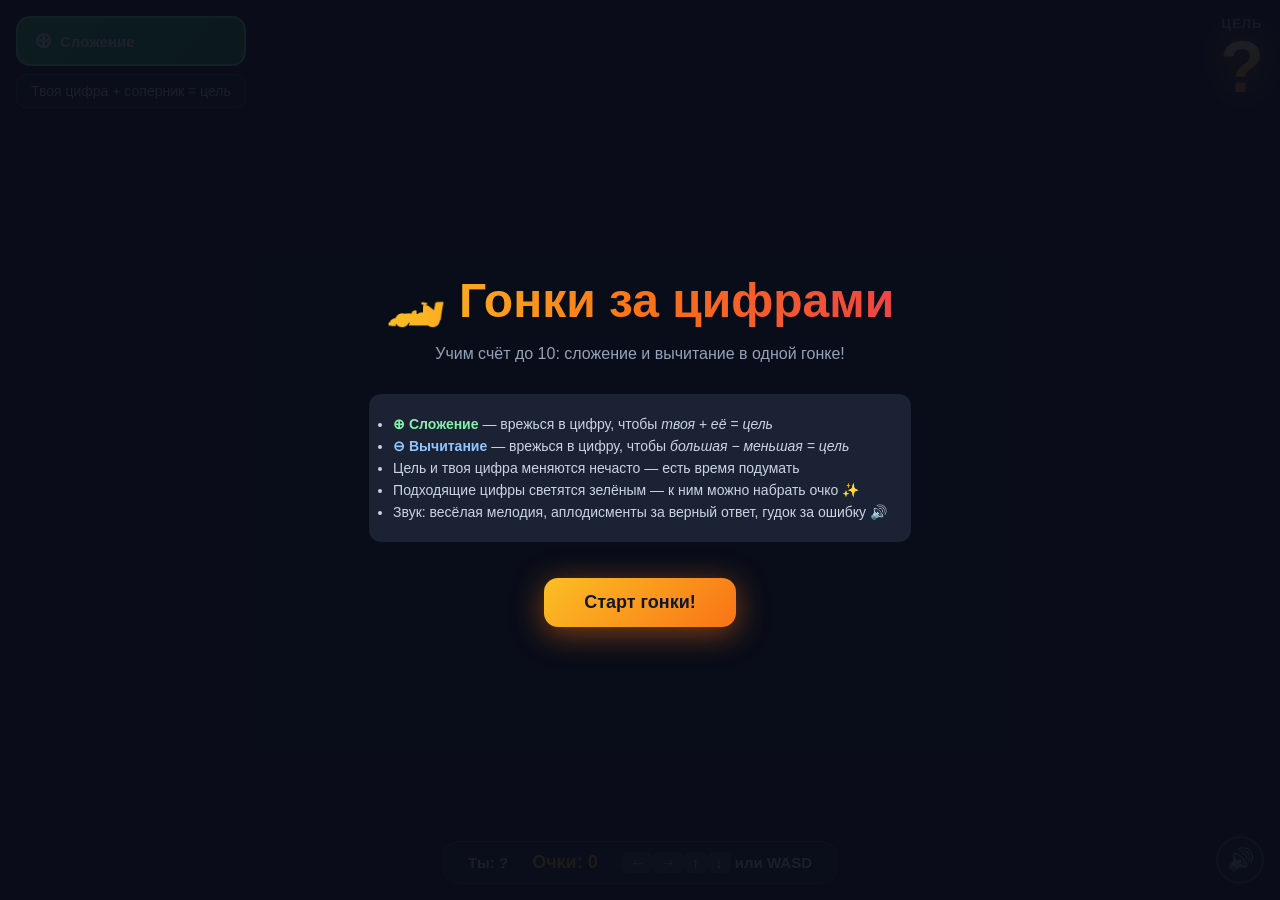
<file: Игры.html>
<!DOCTYPE html>
<html lang="ru">
<head>
  <meta charset="UTF-8">
  <meta http-equiv="refresh" content="0; url=гонки-за-цифрами.html">
  <title>Игры</title>
</head>
<body>
  <p><a href="гонки-за-цифрами.html">Гонки за цифрами</a></p>
</body>
</html>
</file>
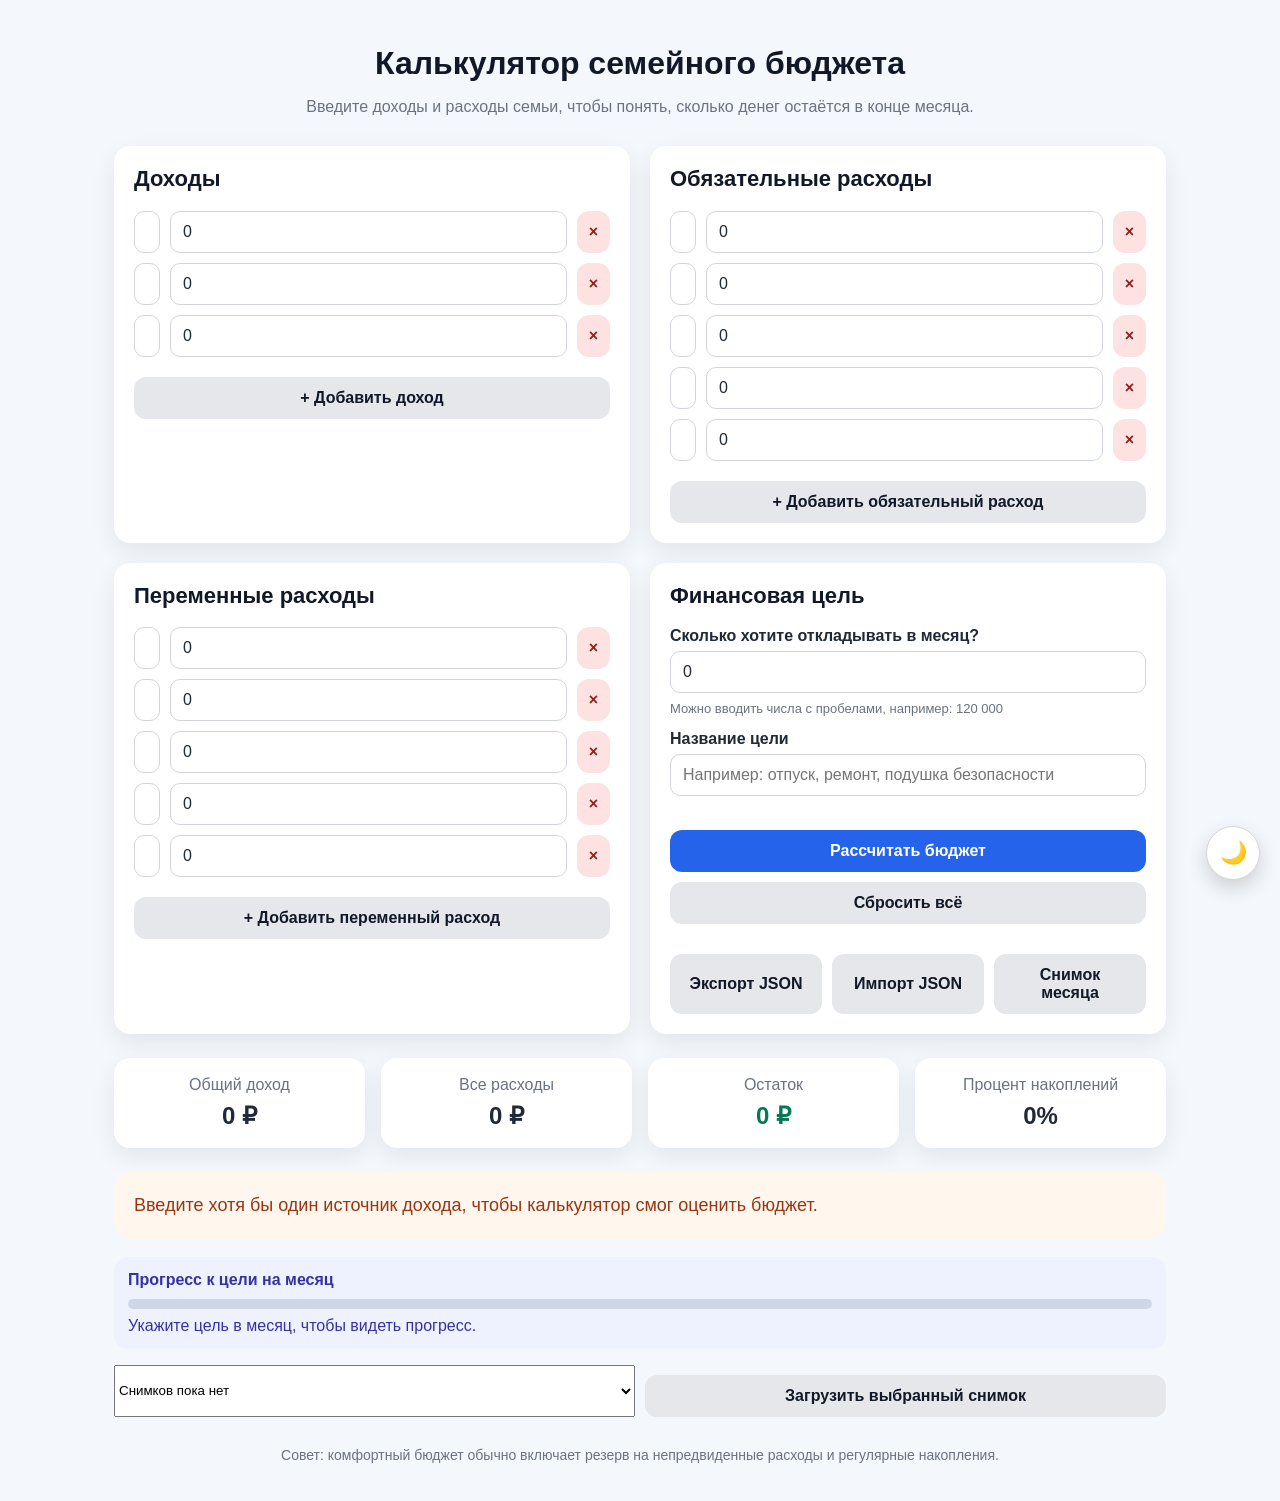
<file: калькулятор расходов.html>
<!DOCTYPE html>
<html lang="ru">
<head>
  <meta charset="UTF-8" />
  <meta name="viewport" content="width=device-width, initial-scale=1.0" />
  <title>Калькулятор семейного бюджета</title>

  <style>
    /*
      ================================
      КАЛЬКУЛЯТОР СЕМЕЙНОГО БЮДЖЕТА
      ================================

      Что умеет:
      1. Считает общий доход семьи.
      2. Считает обязательные расходы.
      3. Считает переменные расходы.
      4. Показывает остаток бюджета.
      5. Показывает процент накоплений.
      6. Даёт простую финансовую рекомендацию.
      7. Позволяет добавлять свои статьи доходов и расходов.
      8. Сохраняет данные в браузере через localStorage.

      Как использовать:
      - Откройте файл в браузере или вставьте код в онлайн HTML-редактор.
      - Введите доходы и расходы.
      - Нажмите "Рассчитать бюджет".
      - Данные сохраняются автоматически.
    */

    :root {
      --bg: #f4f7fb;
      --text: #1f2937;
      --title: #111827;
      --muted: #6b7280;
      --card-bg: #ffffff;
      --input-bg: #ffffff;
      --input-border: #d1d5db;
      --focus-ring: rgba(37, 99, 235, 0.15);
      --shadow: 0 8px 24px rgba(0, 0, 0, 0.08);
      --btn-primary-bg: #2563eb;
      --btn-primary-hover: #1d4ed8;
      --btn-secondary-bg: #e5e7eb;
      --btn-secondary-text: #111827;
      --btn-secondary-hover: #d1d5db;
      --btn-danger-bg: #fee2e2;
      --btn-danger-text: #991b1b;
      --btn-danger-hover: #fecaca;
      --recommendation-bg: #ecfdf5;
      --recommendation-text: #065f46;
      --recommendation-warning-bg: #fff7ed;
      --recommendation-warning-text: #9a3412;
      --recommendation-danger-bg: #fef2f2;
      --recommendation-danger-text: #991b1b;
      --positive: #047857;
      --negative: #dc2626;
      --theme-toggle-shadow: 0 8px 20px rgba(0, 0, 0, 0.16);
      --info-bg: #eef2ff;
      --info-text: #3730a3;
    }

    [data-theme="dark"] {
      --bg: #0f172a;
      --text: #e2e8f0;
      --title: #f8fafc;
      --muted: #94a3b8;
      --card-bg: #1e293b;
      --input-bg: #0f172a;
      --input-border: #334155;
      --focus-ring: rgba(96, 165, 250, 0.3);
      --shadow: 0 8px 24px rgba(2, 6, 23, 0.5);
      --btn-primary-bg: #3b82f6;
      --btn-primary-hover: #2563eb;
      --btn-secondary-bg: #334155;
      --btn-secondary-text: #e2e8f0;
      --btn-secondary-hover: #475569;
      --btn-danger-bg: #7f1d1d;
      --btn-danger-text: #fecaca;
      --btn-danger-hover: #991b1b;
      --recommendation-bg: #052e2b;
      --recommendation-text: #a7f3d0;
      --recommendation-warning-bg: #451a03;
      --recommendation-warning-text: #fdba74;
      --recommendation-danger-bg: #450a0a;
      --recommendation-danger-text: #fecaca;
      --positive: #34d399;
      --negative: #f87171;
      --theme-toggle-shadow: 0 8px 20px rgba(2, 6, 23, 0.6);
      --info-bg: #1e1b4b;
      --info-text: #c7d2fe;
    }

    * {
      box-sizing: border-box;
    }

    body {
      margin: 0;
      font-family: Arial, sans-serif;
      background: var(--bg);
      color: var(--text);
      transition: background 0.25s ease, color 0.25s ease;
    }

    .container {
      max-width: 1100px;
      margin: 0 auto;
      padding: 24px;
    }

    h1 {
      text-align: center;
      margin-bottom: 8px;
      color: var(--title);
    }

    .subtitle {
      text-align: center;
      color: var(--muted);
      margin-bottom: 30px;
    }

    .grid {
      display: grid;
      grid-template-columns: repeat(2, 1fr);
      gap: 20px;
    }

    @media (max-width: 800px) {
      .grid {
        grid-template-columns: 1fr;
      }
    }

    .card {
      background: var(--card-bg);
      border-radius: 16px;
      padding: 20px;
      box-shadow: var(--shadow);
      transition: background 0.25s ease, box-shadow 0.25s ease;
    }

    .card h2 {
      margin-top: 0;
      font-size: 22px;
      color: var(--title);
    }

    .field {
      margin-bottom: 14px;
    }

    label {
      display: block;
      margin-bottom: 6px;
      font-weight: 600;
    }

    input {
      width: 100%;
      padding: 11px 12px;
      border: 1px solid var(--input-border);
      background: var(--input-bg);
      color: var(--text);
      border-radius: 10px;
      font-size: 16px;
      outline: none;
      transition: border-color 0.2s ease, box-shadow 0.2s ease, background 0.25s ease, color 0.25s ease;
    }

    input:focus {
      border-color: #2563eb;
      box-shadow: 0 0 0 3px var(--focus-ring);
    }

    .row {
      display: flex;
      gap: 10px;
      margin-bottom: 10px;
    }

    .row input:first-child {
      flex: 2;
    }

    .row input:last-child {
      flex: 1;
    }

    button {
      border: none;
      border-radius: 12px;
      padding: 12px 16px;
      font-size: 16px;
      cursor: pointer;
      font-weight: 700;
      transition: 0.2s;
    }

    .btn-primary {
      background: var(--btn-primary-bg);
      color: white;
      width: 100%;
      margin-top: 20px;
    }

    .btn-primary:hover {
      background: var(--btn-primary-hover);
    }

    .btn-secondary {
      background: var(--btn-secondary-bg);
      color: var(--btn-secondary-text);
      width: 100%;
      margin-top: 10px;
    }

    .btn-secondary:hover {
      background: var(--btn-secondary-hover);
    }

    .btn-danger {
      background: var(--btn-danger-bg);
      color: var(--btn-danger-text);
      padding: 10px 12px;
    }

    .btn-danger:hover {
      background: var(--btn-danger-hover);
    }

    .summary {
      margin-top: 24px;
      display: grid;
      grid-template-columns: repeat(4, 1fr);
      gap: 16px;
    }

    @media (max-width: 900px) {
      .summary {
        grid-template-columns: repeat(2, 1fr);
      }
    }

    @media (max-width: 500px) {
      .summary {
        grid-template-columns: 1fr;
      }
    }

    .summary-item {
      background: var(--card-bg);
      padding: 18px;
      border-radius: 16px;
      box-shadow: var(--shadow);
      text-align: center;
      transition: background 0.25s ease, box-shadow 0.25s ease;
    }

    .summary-item span {
      display: block;
      color: var(--muted);
      margin-bottom: 8px;
    }

    .summary-item strong {
      font-size: 24px;
    }

    .positive {
      color: var(--positive);
    }

    .negative {
      color: var(--negative);
    }

    .recommendation {
      margin-top: 24px;
      padding: 20px;
      border-radius: 16px;
      background: var(--recommendation-bg);
      color: var(--recommendation-text);
      font-size: 18px;
      line-height: 1.5;
      transition: background 0.25s ease, color 0.25s ease;
    }

    .recommendation.warning {
      background: var(--recommendation-warning-bg);
      color: var(--recommendation-warning-text);
    }

    .recommendation.danger {
      background: var(--recommendation-danger-bg);
      color: var(--recommendation-danger-text);
    }

    .footer-note {
      margin-top: 30px;
      text-align: center;
      color: var(--muted);
      font-size: 14px;
    }

    .theme-toggle {
      position: fixed;
      right: 20px;
      bottom: 20px;
      width: 54px;
      height: 54px;
      border-radius: 50%;
      border: 1px solid var(--input-border);
      background: var(--card-bg);
      color: var(--text);
      box-shadow: var(--theme-toggle-shadow);
      z-index: 1000;
      font-size: 22px;
      line-height: 1;
      display: inline-flex;
      align-items: center;
      justify-content: center;
      margin: 0;
    }

    .theme-toggle:hover {
      transform: translateY(-2px);
    }

    .toolbar {
      margin-top: 20px;
      display: grid;
      grid-template-columns: repeat(3, minmax(0, 1fr));
      gap: 10px;
    }

    @media (max-width: 800px) {
      .toolbar {
        grid-template-columns: 1fr;
      }
    }

    .field-help {
      margin-top: 8px;
      color: var(--muted);
      font-size: 13px;
    }

    .form-message {
      margin-top: 10px;
      padding: 10px 12px;
      border-radius: 10px;
      background: var(--recommendation-warning-bg);
      color: var(--recommendation-warning-text);
      font-size: 14px;
      display: none;
    }

    .goal-progress {
      margin-top: 18px;
      padding: 14px;
      border-radius: 14px;
      background: var(--info-bg);
      color: var(--info-text);
    }

    .goal-progress-bar {
      height: 10px;
      border-radius: 999px;
      background: rgba(148, 163, 184, 0.35);
      overflow: hidden;
      margin: 10px 0 8px;
    }

    .goal-progress-fill {
      height: 100%;
      width: 0%;
      background: var(--btn-primary-bg);
      transition: width 0.25s ease;
    }

    .history-panel {
      margin-top: 16px;
      display: grid;
      grid-template-columns: 1fr 1fr;
      gap: 10px;
    }

    @media (max-width: 700px) {
      .history-panel {
        grid-template-columns: 1fr;
      }
    }
  </style>
</head>

<body>
  <div class="container">
    <h1>Калькулятор семейного бюджета</h1>
    <p class="subtitle">
      Введите доходы и расходы семьи, чтобы понять, сколько денег остаётся в конце месяца.
    </p>

    <div class="grid">
      <div class="card">
        <h2>Доходы</h2>

        <div id="incomeList"></div>

        <button class="btn-secondary" onclick="addRow('incomeList', 'Новый доход')">
          + Добавить доход
        </button>
      </div>

      <div class="card">
        <h2>Обязательные расходы</h2>

        <div id="fixedExpenseList"></div>

        <button class="btn-secondary" onclick="addRow('fixedExpenseList', 'Новый расход')">
          + Добавить обязательный расход
        </button>
      </div>

      <div class="card">
        <h2>Переменные расходы</h2>

        <div id="variableExpenseList"></div>

        <button class="btn-secondary" onclick="addRow('variableExpenseList', 'Новый расход')">
          + Добавить переменный расход
        </button>
      </div>

      <div class="card">
        <h2>Финансовая цель</h2>

        <div class="field">
          <label>Сколько хотите откладывать в месяц?</label>
          <input type="text" id="savingGoal" placeholder="Например: 20 000" inputmode="numeric" />
          <div class="field-help">Можно вводить числа с пробелами, например: 120 000</div>
        </div>

        <div class="field">
          <label>Название цели</label>
          <input type="text" id="goalName" placeholder="Например: отпуск, ремонт, подушка безопасности" />
        </div>

        <button class="btn-primary" onclick="calculateBudget()">
          Рассчитать бюджет
        </button>

        <button class="btn-secondary" onclick="resetBudget()">
          Сбросить всё
        </button>

        <!-- Панель дополнительных действий: экспорт, импорт и история -->
        <div class="toolbar">
          <button class="btn-secondary" onclick="exportData()">Экспорт JSON</button>
          <button class="btn-secondary" onclick="triggerImport()">Импорт JSON</button>
          <button class="btn-secondary" onclick="saveMonthlySnapshot()">Снимок месяца</button>
        </div>
        <input type="file" id="importFile" accept=".json,application/json" hidden />
      </div>
    </div>

    <div class="summary">
      <div class="summary-item">
        <span>Общий доход</span>
        <strong id="totalIncome">0 ₽</strong>
      </div>

      <div class="summary-item">
        <span>Все расходы</span>
        <strong id="totalExpenses">0 ₽</strong>
      </div>

      <div class="summary-item">
        <span>Остаток</span>
        <strong id="balance">0 ₽</strong>
      </div>

      <div class="summary-item">
        <span>Процент накоплений</span>
        <strong id="savingPercent">0%</strong>
      </div>
    </div>

    <div id="recommendation" class="recommendation">
      Заполните данные и нажмите «Рассчитать бюджет».
    </div>

    <div class="goal-progress" id="goalProgressBox">
      <strong>Прогресс к цели на месяц</strong>
      <div class="goal-progress-bar">
        <div class="goal-progress-fill" id="goalProgressFill"></div>
      </div>
      <div id="goalProgressText">Укажите цель в месяц, чтобы видеть прогресс.</div>
    </div>

    <div class="history-panel">
      <select id="historySelect" aria-label="Сохраненные снимки бюджета"></select>
      <button class="btn-secondary" onclick="loadSelectedSnapshot()">Загрузить выбранный снимок</button>
    </div>

    <div class="form-message" id="formMessage"></div>

    <p class="footer-note">
      Совет: комфортный бюджет обычно включает резерв на непредвиденные расходы и регулярные накопления.
    </p>
  </div>

  <!-- Кнопка переключения темы (всегда в правом нижнем углу) -->
  <button id="themeToggle" class="theme-toggle" type="button" aria-label="Включить тёмную тему" aria-pressed="false">🌙</button>

  <!-- Скрипт: калькулятор бюджета + переключение светлой/тёмной темы -->
  <script>
    /*
      ================================
      JAVASCRIPT-ЛОГИКА КАЛЬКУЛЯТОРА
      ================================
    */

    const STORAGE_KEY = "familyBudgetCalculator";
    const HISTORY_KEY = "familyBudgetHistory";
    const THEME_STORAGE_KEY = "familyBudgetTheme";

    const defaultData = {
      incomeList: [
        { name: "Зарплата 1", value: 0 },
        { name: "Зарплата 2", value: 0 },
        { name: "Дополнительный доход", value: 0 }
      ],
      fixedExpenseList: [
        { name: "Ипотека / аренда", value: 0 },
        { name: "Коммунальные услуги", value: 0 },
        { name: "Кредиты", value: 0 },
        { name: "Связь и интернет", value: 0 },
        { name: "Образование", value: 0 }
      ],
      variableExpenseList: [
        { name: "Продукты", value: 0 },
        { name: "Транспорт", value: 0 },
        { name: "Одежда", value: 0 },
        { name: "Развлечения", value: 0 },
        { name: "Медицина", value: 0 }
      ],
      savingGoal: 0,
      goalName: ""
    };

    const themeToggleButton = document.getElementById("themeToggle");
    const historySelect = document.getElementById("historySelect");
    const importFileInput = document.getElementById("importFile");
    const formMessage = document.getElementById("formMessage");
    const savingGoalInput = document.getElementById("savingGoal");

    function applyTheme(theme) {
      document.documentElement.setAttribute("data-theme", theme);
      const isDark = theme === "dark";
      themeToggleButton.textContent = isDark ? "☀️" : "🌙";
      themeToggleButton.setAttribute("aria-label", isDark ? "Включить светлую тему" : "Включить тёмную тему");
      themeToggleButton.setAttribute("aria-pressed", String(isDark));
    }

    function initTheme() {
      const savedTheme = localStorage.getItem(THEME_STORAGE_KEY);
      const initialTheme = savedTheme === "dark" ? "dark" : "light";
      applyTheme(initialTheme);
    }

    function formatMoney(value) {
      return new Intl.NumberFormat("ru-RU").format(value) + " ₽";
    }

    function parseAmount(value) {
      const normalized = String(value ?? "")
        .replace(/\s+/g, "")
        .replace(",", ".")
        .replace(/[^\d.-]/g, "");
      const parsed = Number(normalized);
      if (!Number.isFinite(parsed)) return 0;
      return Math.max(0, parsed);
    }

    function formatAmountForInput(value) {
      const safe = Math.max(0, Number(value) || 0);
      return new Intl.NumberFormat("ru-RU", { maximumFractionDigits: 0 }).format(safe);
    }

    function showFormMessage(text = "") {
      formMessage.textContent = text;
      formMessage.style.display = text ? "block" : "none";
    }

    function createRow(listId, name = "", value = 0) {
      const container = document.getElementById(listId);

      const row = document.createElement("div");
      row.className = "row";

      const nameInput = document.createElement("input");
      nameInput.type = "text";
      nameInput.value = name;
      nameInput.placeholder = "Название";

      const valueInput = document.createElement("input");
      valueInput.type = "text";
      valueInput.inputMode = "numeric";
      valueInput.value = formatAmountForInput(value);
      valueInput.placeholder = "Сумма";

      const deleteButton = document.createElement("button");
      deleteButton.className = "btn-danger";
      deleteButton.textContent = "×";
      deleteButton.title = "Удалить строку";

      deleteButton.onclick = function () {
        row.remove();
        saveData();
        calculateBudget();
      };

      nameInput.addEventListener("input", saveData);
      valueInput.addEventListener("input", function () {
        if (String(valueInput.value).includes("-")) {
          valueInput.value = String(valueInput.value).replace(/-/g, "");
          showFormMessage("Отрицательные суммы недоступны. Используйте значение больше или равно 0.");
        } else {
          showFormMessage("");
        }
        saveData();
        calculateBudget();
      });
      valueInput.addEventListener("focus", function () {
        const numericValue = parseAmount(valueInput.value);
        valueInput.value = numericValue ? String(Math.round(numericValue)) : "";
      });
      valueInput.addEventListener("blur", function () {
        valueInput.value = formatAmountForInput(parseAmount(valueInput.value));
      });

      row.appendChild(nameInput);
      row.appendChild(valueInput);
      row.appendChild(deleteButton);

      container.appendChild(row);
    }

    function addRow(listId, defaultName) {
      createRow(listId, defaultName, 0);
      saveData();
    }

    function getListSum(listId) {
      const rows = document.querySelectorAll(`#${listId} .row`);
      let sum = 0;

      rows.forEach(row => {
        const valueInput = row.querySelectorAll("input")[1];
        const value = parseAmount(valueInput.value);
        sum += value;
      });

      return sum;
    }

    function getListData(listId) {
      const rows = document.querySelectorAll(`#${listId} .row`);
      const data = [];

      rows.forEach(row => {
        const inputs = row.querySelectorAll("input");
        data.push({
          name: inputs[0].value,
          value: parseAmount(inputs[1].value)
        });
      });

      return data;
    }

    function calculateBudget() {
      const income = getListSum("incomeList");
      const fixedExpenses = getListSum("fixedExpenseList");
      const variableExpenses = getListSum("variableExpenseList");
      const totalExpenses = fixedExpenses + variableExpenses;
      const balance = income - totalExpenses;

      const savingGoal = parseAmount(document.getElementById("savingGoal").value);
      const goalName = document.getElementById("goalName").value.trim();

      let savingPercent = 0;

      if (income > 0) {
        savingPercent = Math.round((balance / income) * 100);
      }

      document.getElementById("totalIncome").textContent = formatMoney(income);
      document.getElementById("totalExpenses").textContent = formatMoney(totalExpenses);

      const balanceElement = document.getElementById("balance");
      balanceElement.textContent = formatMoney(balance);
      balanceElement.className = balance >= 0 ? "positive" : "negative";

      document.getElementById("savingPercent").textContent = savingPercent + "%";

      showRecommendation(income, totalExpenses, balance, savingGoal, goalName);
      updateGoalProgress(balance, savingGoal, goalName);
      saveData();
    }

    function updateGoalProgress(balance, savingGoal, goalName) {
      const fill = document.getElementById("goalProgressFill");
      const text = document.getElementById("goalProgressText");

      if (savingGoal <= 0) {
        fill.style.width = "0%";
        text.textContent = "Укажите цель в месяц, чтобы видеть прогресс.";
        return;
      }

      const progress = Math.max(0, Math.min(100, Math.round((Math.max(0, balance) / savingGoal) * 100)));
      fill.style.width = progress + "%";

      if (balance <= 0) {
        text.textContent = "Сейчас остаток не покрывает цель. Попробуйте сократить расходы или увеличить доход.";
        return;
      }

      const missing = Math.max(0, savingGoal - balance);
      if (missing === 0) {
        text.textContent = goalName
          ? `Цель «${goalName}» на месяц выполнена: можно отложить ${formatMoney(balance)}.`
          : `Цель на месяц выполнена: можно отложить ${formatMoney(balance)}.`;
        return;
      }

      text.textContent = `Прогресс ${progress}%: до цели осталось ${formatMoney(missing)}.`;
    }

    function showRecommendation(income, expenses, balance, savingGoal, goalName) {
      const box = document.getElementById("recommendation");

      box.className = "recommendation";

      if (income <= 0) {
        box.textContent = "Введите хотя бы один источник дохода, чтобы калькулятор смог оценить бюджет.";
        box.classList.add("warning");
        return;
      }

      if (balance < 0) {
        box.textContent =
          "Расходы превышают доходы на " +
          formatMoney(Math.abs(balance)) +
          ". Рекомендуется пересмотреть переменные расходы и временно сократить необязательные траты.";
        box.classList.add("danger");
        return;
      }

      if (savingGoal > 0 && balance >= savingGoal) {
        box.textContent =
          "Отлично! После всех расходов у вас остаётся " +
          formatMoney(balance) +
          ". Этого достаточно, чтобы откладывать " +
          formatMoney(savingGoal) +
          (goalName ? " на цель «" + goalName + "»." : ".");
        return;
      }

      if (savingGoal > 0 && balance < savingGoal) {
        box.textContent =
          "После расходов остаётся " +
          formatMoney(balance) +
          ", но для цели нужно " +
          formatMoney(savingGoal) +
          ". Не хватает " +
          formatMoney(savingGoal - balance) +
          ". Можно уменьшить расходы или увеличить доход.";
        box.classList.add("warning");
        return;
      }

      if (balance / income >= 0.2) {
        box.textContent =
          "Хороший результат: у вас остаётся около " +
          Math.round((balance / income) * 100) +
          "% дохода. Это комфортный уровень для накоплений и финансовой подушки.";
        return;
      }

      if (balance / income >= 0.1) {
        box.textContent =
          "Бюджет в плюсе, но запас небольшой. Попробуйте довести накопления хотя бы до 20% от дохода.";
        box.classList.add("warning");
        return;
      }

      box.textContent =
        "Бюджет положительный, но остаток меньше 10% дохода. Желательно создать резерв и снизить необязательные расходы.";
      box.classList.add("warning");
    }

    function saveData() {
      const data = {
        incomeList: getListData("incomeList"),
        fixedExpenseList: getListData("fixedExpenseList"),
        variableExpenseList: getListData("variableExpenseList"),
        savingGoal: parseAmount(document.getElementById("savingGoal").value),
        goalName: document.getElementById("goalName").value
      };

      localStorage.setItem(STORAGE_KEY, JSON.stringify(data));
    }

    function normalizeDataShape(rawData) {
      const source = rawData && typeof rawData === "object" ? rawData : {};
      return {
        incomeList: Array.isArray(source.incomeList)
          ? source.incomeList.map(item => ({ name: item?.name || "", value: parseAmount(item?.value) }))
          : defaultData.incomeList,
        fixedExpenseList: Array.isArray(source.fixedExpenseList)
          ? source.fixedExpenseList.map(item => ({ name: item?.name || "", value: parseAmount(item?.value) }))
          : defaultData.fixedExpenseList,
        variableExpenseList: Array.isArray(source.variableExpenseList)
          ? source.variableExpenseList.map(item => ({ name: item?.name || "", value: parseAmount(item?.value) }))
          : defaultData.variableExpenseList,
        savingGoal: parseAmount(source.savingGoal),
        goalName: source.goalName || ""
      };
    }

    function applyDataToForm(data) {
      const safeData = normalizeDataShape(data);

      document.getElementById("incomeList").innerHTML = "";
      document.getElementById("fixedExpenseList").innerHTML = "";
      document.getElementById("variableExpenseList").innerHTML = "";

      safeData.incomeList.forEach(item => {
        createRow("incomeList", item.name, item.value);
      });

      safeData.fixedExpenseList.forEach(item => {
        createRow("fixedExpenseList", item.name, item.value);
      });

      safeData.variableExpenseList.forEach(item => {
        createRow("variableExpenseList", item.name, item.value);
      });

      document.getElementById("savingGoal").value = formatAmountForInput(safeData.savingGoal || 0);
      document.getElementById("goalName").value = safeData.goalName || "";

      calculateBudget();
    }

    function loadData() {
      let data = defaultData;
      try {
        const saved = localStorage.getItem(STORAGE_KEY);
        data = saved ? JSON.parse(saved) : defaultData;
      } catch {
        showFormMessage("Не удалось прочитать сохраненные данные. Загружены значения по умолчанию.");
      }
      applyDataToForm(data);
    }

    function exportData() {
      const payload = {
        version: 1,
        exportedAt: new Date().toISOString(),
        data: {
          incomeList: getListData("incomeList"),
          fixedExpenseList: getListData("fixedExpenseList"),
          variableExpenseList: getListData("variableExpenseList"),
          savingGoal: parseAmount(document.getElementById("savingGoal").value),
          goalName: document.getElementById("goalName").value.trim()
        }
      };

      const blob = new Blob([JSON.stringify(payload, null, 2)], { type: "application/json" });
      const url = URL.createObjectURL(blob);
      const link = document.createElement("a");
      link.href = url;
      link.download = `family-budget-${new Date().toISOString().slice(0, 10)}.json`;
      document.body.appendChild(link);
      link.click();
      link.remove();
      URL.revokeObjectURL(url);
    }

    function triggerImport() {
      importFileInput.value = "";
      importFileInput.click();
    }

    function getHistory() {
      try {
        const raw = localStorage.getItem(HISTORY_KEY);
        const parsed = raw ? JSON.parse(raw) : [];
        return Array.isArray(parsed) ? parsed : [];
      } catch {
        return [];
      }
    }

    function renderHistoryOptions() {
      const snapshots = getHistory();
      historySelect.innerHTML = "";

      if (snapshots.length === 0) {
        const option = document.createElement("option");
        option.value = "";
        option.textContent = "Снимков пока нет";
        historySelect.appendChild(option);
        return;
      }

      snapshots.forEach((snapshot, index) => {
        const option = document.createElement("option");
        option.value = String(index);
        option.textContent = `${snapshot.monthLabel} — ${snapshot.createdAtLabel}`;
        historySelect.appendChild(option);
      });
    }

    function setHistory(history) {
      localStorage.setItem(HISTORY_KEY, JSON.stringify(history));
      renderHistoryOptions();
    }

    function saveMonthlySnapshot() {
      const now = new Date();
      const monthLabel = now.toLocaleDateString("ru-RU", { month: "long", year: "numeric" });
      const createdAtLabel = now.toLocaleDateString("ru-RU");
      const data = {
        incomeList: getListData("incomeList"),
        fixedExpenseList: getListData("fixedExpenseList"),
        variableExpenseList: getListData("variableExpenseList"),
        savingGoal: parseAmount(document.getElementById("savingGoal").value),
        goalName: document.getElementById("goalName").value
      };

      const history = getHistory();
      history.unshift({ id: String(Date.now()), monthLabel, createdAtLabel, data });
      setHistory(history.slice(0, 12));
      showFormMessage(`Снимок за ${monthLabel} сохранен.`);
    }

    function loadSelectedSnapshot() {
      const history = getHistory();
      const index = Number(historySelect.value);
      if (!Number.isInteger(index) || !history[index]) {
        showFormMessage("Выберите корректный снимок для загрузки.");
        return;
      }

      applyDataToForm(history[index].data);
      showFormMessage(`Загружен снимок: ${history[index].monthLabel}.`);
    }

    function resetBudget() {
      const confirmReset = confirm("Вы действительно хотите сбросить все данные?");

      if (!confirmReset) return;

      localStorage.removeItem(STORAGE_KEY);
      loadData();
      showFormMessage("");
    }

    document.getElementById("savingGoal").addEventListener("input", function () {
      if (String(savingGoalInput.value).includes("-")) {
        savingGoalInput.value = String(savingGoalInput.value).replace(/-/g, "");
        showFormMessage("Отрицательные суммы недоступны. Используйте значение больше или равно 0.");
      } else {
        showFormMessage("");
      }
      saveData();
      calculateBudget();
    });

    document.getElementById("goalName").addEventListener("input", saveData);
    savingGoalInput.addEventListener("focus", function () {
      const value = parseAmount(savingGoalInput.value);
      savingGoalInput.value = value ? String(Math.round(value)) : "";
    });
    savingGoalInput.addEventListener("blur", function () {
      savingGoalInput.value = formatAmountForInput(parseAmount(savingGoalInput.value));
    });

    importFileInput.addEventListener("change", function () {
      const file = importFileInput.files?.[0];
      if (!file) return;

      const reader = new FileReader();
      reader.onload = function () {
        try {
          const parsed = JSON.parse(String(reader.result || "{}"));
          const importedData = parsed.data ? parsed.data : parsed;
          applyDataToForm(importedData);
          saveData();
          showFormMessage("Импорт успешно завершен.");
        } catch {
          showFormMessage("Не удалось импортировать файл. Проверьте формат JSON.");
        }
      };
      reader.readAsText(file);
    });

    themeToggleButton.addEventListener("click", function () {
      const currentTheme = document.documentElement.getAttribute("data-theme") === "dark" ? "dark" : "light";
      const nextTheme = currentTheme === "dark" ? "light" : "dark";
      applyTheme(nextTheme);
      localStorage.setItem(THEME_STORAGE_KEY, nextTheme);
    });

    initTheme();
    renderHistoryOptions();
    loadData();
  </script>
</body>
</html>
</file>
<file: styles.css>
:root {
  --bg: #f8f4ff;
  --surface: rgba(255, 255, 255, 0.78);
  --surface-solid: #ffffff;
  --surface-alt: rgba(255, 255, 255, 0.6);
  --text: #1a1033;
  --muted: #5b4f7a;
  --accent: #7c3aed;
  --accent-2: #f43f5e;
  --accent-3: #06b6d4;
  --accent-4: #f59e0b;
  --accent-hover: #6d28d9;
  --border: rgba(124, 58, 237, 0.22);
  --glow: rgba(124, 58, 237, 0.45);
  --shadow: 0 18px 50px rgba(88, 28, 135, 0.18);
  --font-display: "Bricolage Grotesque", "Trebuchet MS", sans-serif;
  --font-body: "Plus Jakarta Sans", "Segoe UI", sans-serif;
}

html.dark,
html[data-theme="dark"] {
  color-scheme: dark;
  --bg: #070312;
  --surface: rgba(28, 18, 52, 0.82);
  --surface-solid: #16102a;
  --surface-alt: rgba(20, 12, 40, 0.72);
  --text: #f8f4ff;
  --muted: #c4b5fd;
  --accent: #c4b5fd;
  --accent-2: #fb7185;
  --accent-3: #67e8f9;
  --accent-4: #fcd34d;
  --accent-hover: #ddd6fe;
  --border: rgba(196, 181, 253, 0.28);
  --glow: rgba(167, 139, 250, 0.55);
  --shadow: 0 18px 50px rgba(0, 0, 0, 0.55);
}

* {
  box-sizing: border-box;
}

html {
  scroll-behavior: smooth;
}

body {
  margin: 0;
  font-family: var(--font-body);
  background: var(--bg);
  color: var(--text);
  line-height: 1.65;
  overflow-x: hidden;
  position: relative;
  min-height: 100vh;
  transition: background 0.45s ease, color 0.45s ease;
}

body::before {
  content: "";
  position: fixed;
  inset: 0;
  z-index: -3;
  background:
    radial-gradient(circle at 12% 18%, rgba(244, 63, 94, 0.55), transparent 38%),
    radial-gradient(circle at 88% 10%, rgba(6, 182, 212, 0.5), transparent 34%),
    radial-gradient(circle at 72% 82%, rgba(124, 58, 237, 0.55), transparent 40%),
    radial-gradient(circle at 6% 88%, rgba(250, 204, 21, 0.45), transparent 32%),
    radial-gradient(circle at 50% 50%, rgba(236, 72, 153, 0.2), transparent 55%),
    linear-gradient(135deg, #ffe4f3 0%, #ede9fe 30%, #dbeafe 65%, #cffafe 100%);
  animation: bgShift 12s ease-in-out infinite alternate;
}

html.dark body::before,
html[data-theme="dark"] body::before {
  background:
    radial-gradient(circle at 12% 18%, rgba(244, 63, 94, 0.35), transparent 38%),
    radial-gradient(circle at 88% 10%, rgba(6, 182, 212, 0.3), transparent 34%),
    radial-gradient(circle at 72% 82%, rgba(124, 58, 237, 0.42), transparent 40%),
    radial-gradient(circle at 6% 88%, rgba(250, 204, 21, 0.22), transparent 32%),
    radial-gradient(circle at 50% 50%, rgba(236, 72, 153, 0.15), transparent 55%),
    linear-gradient(135deg, #0a0418 0%, #1a0f33 35%, #0b1a33 70%, #061525 100%);
}

@keyframes bgShift {
  0% {
    filter: hue-rotate(0deg) saturate(1.1);
    transform: scale(1) rotate(0deg);
  }
  100% {
    filter: hue-rotate(30deg) saturate(1.35);
    transform: scale(1.08) rotate(2deg);
  }
}

.bg-animation {
  position: fixed;
  inset: 0;
  z-index: -2;
  pointer-events: none;
  overflow: hidden;
}

.aurora {
  position: absolute;
  inset: -20%;
  background:
    conic-gradient(from 180deg at 50% 50%, #f43f5e, #a855f7, #06b6d4, #facc15, #f43f5e);
  opacity: 0.28;
  filter: blur(60px);
  animation: auroraSpin 18s linear infinite;
}

html.dark .aurora,
html[data-theme="dark"] .aurora {
  opacity: 0.22;
}

@keyframes auroraSpin {
  0% { transform: rotate(0deg) scale(1); }
  50% { transform: rotate(180deg) scale(1.15); }
  100% { transform: rotate(360deg) scale(1); }
}

.blob {
  position: absolute;
  border-radius: 50%;
  filter: blur(36px);
  opacity: 0.92;
  animation: floatBlob 10s ease-in-out infinite;
}

html.dark .blob,
html[data-theme="dark"] .blob {
  opacity: 0.7;
  filter: blur(48px);
}

.blob-1 {
  width: 480px;
  height: 480px;
  top: -120px;
  left: -100px;
  background: linear-gradient(135deg, #f43f5e, #fb923c, #facc15);
  animation-delay: 0s;
}

.blob-2 {
  width: 420px;
  height: 420px;
  top: 22%;
  right: -120px;
  background: linear-gradient(135deg, #7c3aed, #06b6d4, #22d3ee);
  animation-delay: -3s;
}

.blob-3 {
  width: 360px;
  height: 360px;
  bottom: 5%;
  left: 12%;
  background: linear-gradient(135deg, #facc15, #22c55e, #06b6d4);
  animation-delay: -6s;
}

.blob-4 {
  width: 300px;
  height: 300px;
  top: 55%;
  left: 45%;
  background: linear-gradient(135deg, #ec4899, #8b5cf6);
  animation-delay: -2s;
}

.blob-5 {
  width: 260px;
  height: 260px;
  bottom: 20%;
  right: 15%;
  background: linear-gradient(135deg, #3b82f6, #14b8a6);
  animation-delay: -8s;
}

.grid-glow {
  position: absolute;
  inset: 0;
  background-image:
    linear-gradient(rgba(124, 58, 237, 0.1) 1px, transparent 1px),
    linear-gradient(90deg, rgba(124, 58, 237, 0.1) 1px, transparent 1px);
  background-size: 40px 40px;
  mask-image: radial-gradient(circle at center, black 30%, transparent 90%);
  animation: gridPulse 6s ease-in-out infinite;
}

html.dark .grid-glow,
html[data-theme="dark"] .grid-glow {
  background-image:
    linear-gradient(rgba(196, 181, 253, 0.14) 1px, transparent 1px),
    linear-gradient(90deg, rgba(196, 181, 253, 0.14) 1px, transparent 1px);
}

.sparkles {
  position: absolute;
  inset: 0;
  background-image:
    radial-gradient(circle, rgba(255, 255, 255, 0.9) 1px, transparent 1px),
    radial-gradient(circle, rgba(255, 255, 255, 0.6) 1px, transparent 1px);
  background-size: 120px 120px, 200px 200px;
  background-position: 0 0, 60px 60px;
  opacity: 0.35;
  animation: sparkleDrift 20s linear infinite;
}

html.dark .sparkles,
html[data-theme="dark"] .sparkles {
  opacity: 0.2;
}

@keyframes sparkleDrift {
  0% { transform: translateY(0); }
  100% { transform: translateY(-120px); }
}

@keyframes floatBlob {
  0%, 100% { transform: translate(0, 0) scale(1); }
  25% { transform: translate(40px, -30px) scale(1.1); }
  50% { transform: translate(-20px, 25px) scale(0.95); }
  75% { transform: translate(25px, 35px) scale(1.05); }
}

@keyframes gridPulse {
  0%, 100% { opacity: 0.5; }
  50% { opacity: 1; }
}

.container {
  width: min(1100px, 92%);
  margin: 0 auto;
}

.hero {
  position: relative;
  padding: 104px 0 84px;
  overflow: hidden;
}

.hero::before {
  content: "";
  position: absolute;
  inset: 12% 8% auto;
  height: 70%;
  border-radius: 32px;
  background: linear-gradient(135deg, rgba(124, 58, 237, 0.15), rgba(6, 182, 212, 0.12), rgba(244, 63, 94, 0.1));
  filter: blur(40px);
  animation: heroGlow 8s ease-in-out infinite alternate;
  z-index: 0;
}

@keyframes heroGlow {
  0% { opacity: 0.6; transform: scale(0.95); }
  100% { opacity: 1; transform: scale(1.05); }
}

.hero .container {
  position: relative;
  z-index: 1;
}

.tag {
  display: inline-block;
  margin: 0 0 18px;
  border: 1px solid var(--border);
  border-radius: 999px;
  padding: 10px 18px;
  background: linear-gradient(135deg, var(--surface), rgba(255, 255, 255, 0.5));
  backdrop-filter: blur(14px);
  color: var(--accent);
  font-family: var(--font-display);
  font-weight: 700;
  font-size: 0.92rem;
  letter-spacing: 0.02em;
  animation: fadeUp 0.8s ease both;
  box-shadow: var(--shadow);
}

h1,
h2,
h3 {
  font-family: var(--font-display);
  letter-spacing: -0.03em;
}

h1 {
  margin: 0;
  max-width: 900px;
  font-size: clamp(2.2rem, 5.4vw, 4rem);
  line-height: 1.08;
  font-weight: 800;
  animation: fadeUp 0.9s ease 0.1s both, titleShine 6s ease-in-out infinite;
  background: linear-gradient(120deg, var(--text) 0%, var(--accent) 30%, var(--accent-2) 55%, var(--accent-3) 80%, var(--accent-4) 100%);
  background-size: 200% auto;
  -webkit-background-clip: text;
  background-clip: text;
  color: transparent;
}

html.dark h1,
html[data-theme="dark"] h1 {
  background: linear-gradient(120deg, #ffffff 0%, #c4b5fd 25%, #fb7185 50%, #67e8f9 75%, #fcd34d 100%);
  background-size: 200% auto;
  -webkit-background-clip: text;
  background-clip: text;
}

@keyframes titleShine {
  0%, 100% { background-position: 0% center; }
  50% { background-position: 100% center; }
}

.subtitle {
  max-width: 720px;
  margin: 22px 0 34px;
  color: var(--muted);
  font-size: 1.12rem;
  animation: fadeUp 1s ease 0.2s both;
}

.hero-actions {
  display: flex;
  flex-wrap: wrap;
  gap: 14px;
  animation: fadeUp 1.1s ease 0.3s both;
}

.button {
  position: relative;
  display: inline-block;
  overflow: hidden;
  border: none;
  border-radius: 14px;
  padding: 14px 24px;
  background: linear-gradient(135deg, var(--accent) 0%, var(--accent-2) 50%, var(--accent-3) 100%);
  background-size: 200% auto;
  color: #fff;
  text-decoration: none;
  font-family: var(--font-display);
  font-weight: 700;
  font-size: 0.98rem;
  transition: transform 0.25s ease, box-shadow 0.25s ease, background-position 0.4s ease;
  box-shadow: 0 12px 28px var(--glow);
  animation: btnGlow 4s ease-in-out infinite;
}

@keyframes btnGlow {
  0%, 100% { box-shadow: 0 12px 28px var(--glow); }
  50% { box-shadow: 0 16px 40px rgba(244, 63, 94, 0.4); }
}

.button::after {
  content: "";
  position: absolute;
  inset: 0;
  background: linear-gradient(110deg, transparent 30%, rgba(255, 255, 255, 0.45) 50%, transparent 70%);
  transform: translateX(-120%);
  transition: transform 0.55s ease;
}

.button:hover {
  transform: translateY(-3px) scale(1.03);
  background-position: 100% center;
}

.button:hover::after {
  transform: translateX(120%);
}

.button-secondary {
  background: var(--surface);
  color: var(--text);
  border: 1px solid var(--border);
  backdrop-filter: blur(12px);
  box-shadow: var(--shadow);
  animation: none;
}

.button-secondary:hover {
  background: var(--surface-solid);
  border-color: var(--accent);
}

.section {
  padding: 72px 0;
  position: relative;
}

.section h2 {
  margin: 0 0 28px;
  font-size: clamp(1.7rem, 3.8vw, 2.5rem);
  font-weight: 800;
  background: linear-gradient(120deg, var(--text), var(--accent), var(--accent-2));
  -webkit-background-clip: text;
  background-clip: text;
  color: transparent;
}

.cards {
  display: grid;
  grid-template-columns: repeat(2, minmax(0, 1fr));
  gap: 18px;
}

.card {
  position: relative;
  overflow: hidden;
  border: 1px solid var(--border);
  border-radius: 22px;
  padding: 26px;
  background: var(--surface);
  backdrop-filter: blur(16px);
  box-shadow: var(--shadow);
  transition: transform 0.35s ease, border-color 0.35s ease, box-shadow 0.35s ease;
  animation: fadeUp 0.8s ease both, cardFloat 6s ease-in-out infinite;
}

.card:nth-child(1) { animation-delay: 0.05s, 0s; }
.card:nth-child(2) { animation-delay: 0.12s, -1.5s; }
.card:nth-child(3) { animation-delay: 0.19s, -3s; }
.card:nth-child(4) { animation-delay: 0.26s, -4.5s; }

@keyframes cardFloat {
  0%, 100% { transform: translateY(0); }
  50% { transform: translateY(-4px); }
}

.card::before {
  content: "";
  position: absolute;
  inset: 0;
  background: linear-gradient(135deg, rgba(124, 58, 237, 0.18), rgba(6, 182, 212, 0.12), rgba(244, 63, 94, 0.1));
  opacity: 0;
  transition: opacity 0.35s ease;
}

.card:hover {
  transform: translateY(-10px) rotate(-0.5deg) !important;
  border-color: rgba(124, 58, 237, 0.45);
  box-shadow: 0 28px 56px var(--glow);
  animation-play-state: paused;
}

.card:hover::before {
  opacity: 1;
}

.card h3 {
  position: relative;
  margin: 0 0 10px;
  font-size: 1.25rem;
  font-weight: 800;
  background: linear-gradient(120deg, var(--text), var(--accent));
  -webkit-background-clip: text;
  background-clip: text;
  color: transparent;
}

.card p {
  position: relative;
  margin: 0;
  color: var(--muted);
}

.card p + p {
  margin-top: 14px;
}

.section-alt {
  background: transparent;
}

.callout {
  position: relative;
  overflow: hidden;
  border: 1px solid var(--border);
  border-radius: 24px;
  padding: 34px;
  background: linear-gradient(135deg, var(--surface) 0%, var(--surface-alt) 50%, rgba(124, 58, 237, 0.08) 100%);
  backdrop-filter: blur(18px);
  box-shadow: var(--shadow);
  animation: fadeUp 0.9s ease both;
}

.callout::before {
  content: "";
  position: absolute;
  inset: -2px;
  border-radius: 26px;
  background: linear-gradient(135deg, #7c3aed, #06b6d4, #f43f5e, #facc15, #7c3aed);
  background-size: 300% 300%;
  animation: borderFlow 8s ease infinite;
  z-index: -1;
  opacity: 0.5;
}

.callout::after {
  content: "";
  position: absolute;
  top: -40%;
  right: -10%;
  width: 260px;
  height: 260px;
  border-radius: 50%;
  background: radial-gradient(circle, rgba(6, 182, 212, 0.4), transparent 70%);
  animation: floatBlob 10s ease-in-out infinite;
}

@keyframes borderFlow {
  0%, 100% { background-position: 0% 50%; }
  50% { background-position: 100% 50%; }
}

.callout h2 {
  position: relative;
}

.callout p {
  position: relative;
  margin: 0 0 22px;
  color: var(--muted);
  font-size: 1.05rem;
}

.footer {
  border-top: 1px solid var(--border);
  color: var(--muted);
  font-size: 0.95rem;
  padding: 22px 0 28px;
  text-align: center;
}

.theme-toggle {
  position: fixed;
  right: 20px;
  bottom: 20px;
  z-index: 1000;
  width: 54px;
  height: 54px;
  margin: 0;
  padding: 0;
  border: 1px solid var(--border);
  border-radius: 50%;
  background: var(--surface-solid);
  color: var(--text);
  font-size: 22px;
  line-height: 1;
  display: inline-flex;
  align-items: center;
  justify-content: center;
  cursor: pointer;
  box-shadow: var(--shadow);
  transition: transform 0.2s ease, background 0.3s ease, border-color 0.3s ease;
}

.theme-toggle:hover {
  transform: translateY(-2px) scale(1.05);
}

.theme-toggle:active {
  transform: translateY(0);
}

@keyframes fadeUp {
  from {
    opacity: 0;
    transform: translateY(24px);
  }
  to {
    opacity: 1;
    transform: translateY(0);
  }
}

@media (max-width: 860px) {
  .hero {
    padding: 78px 0 60px;
  }

  .cards {
    grid-template-columns: 1fr;
  }

  .blob-1,
  .blob-2,
  .blob-3,
  .blob-4,
  .blob-5 {
    transform: scale(0.7);
  }
}

@media (prefers-reduced-motion: reduce) {
  *,
  *::before,
  *::after {
    animation-duration: 0.01ms !important;
    animation-iteration-count: 1 !important;
    transition-duration: 0.01ms !important;
  }
}
</file>
